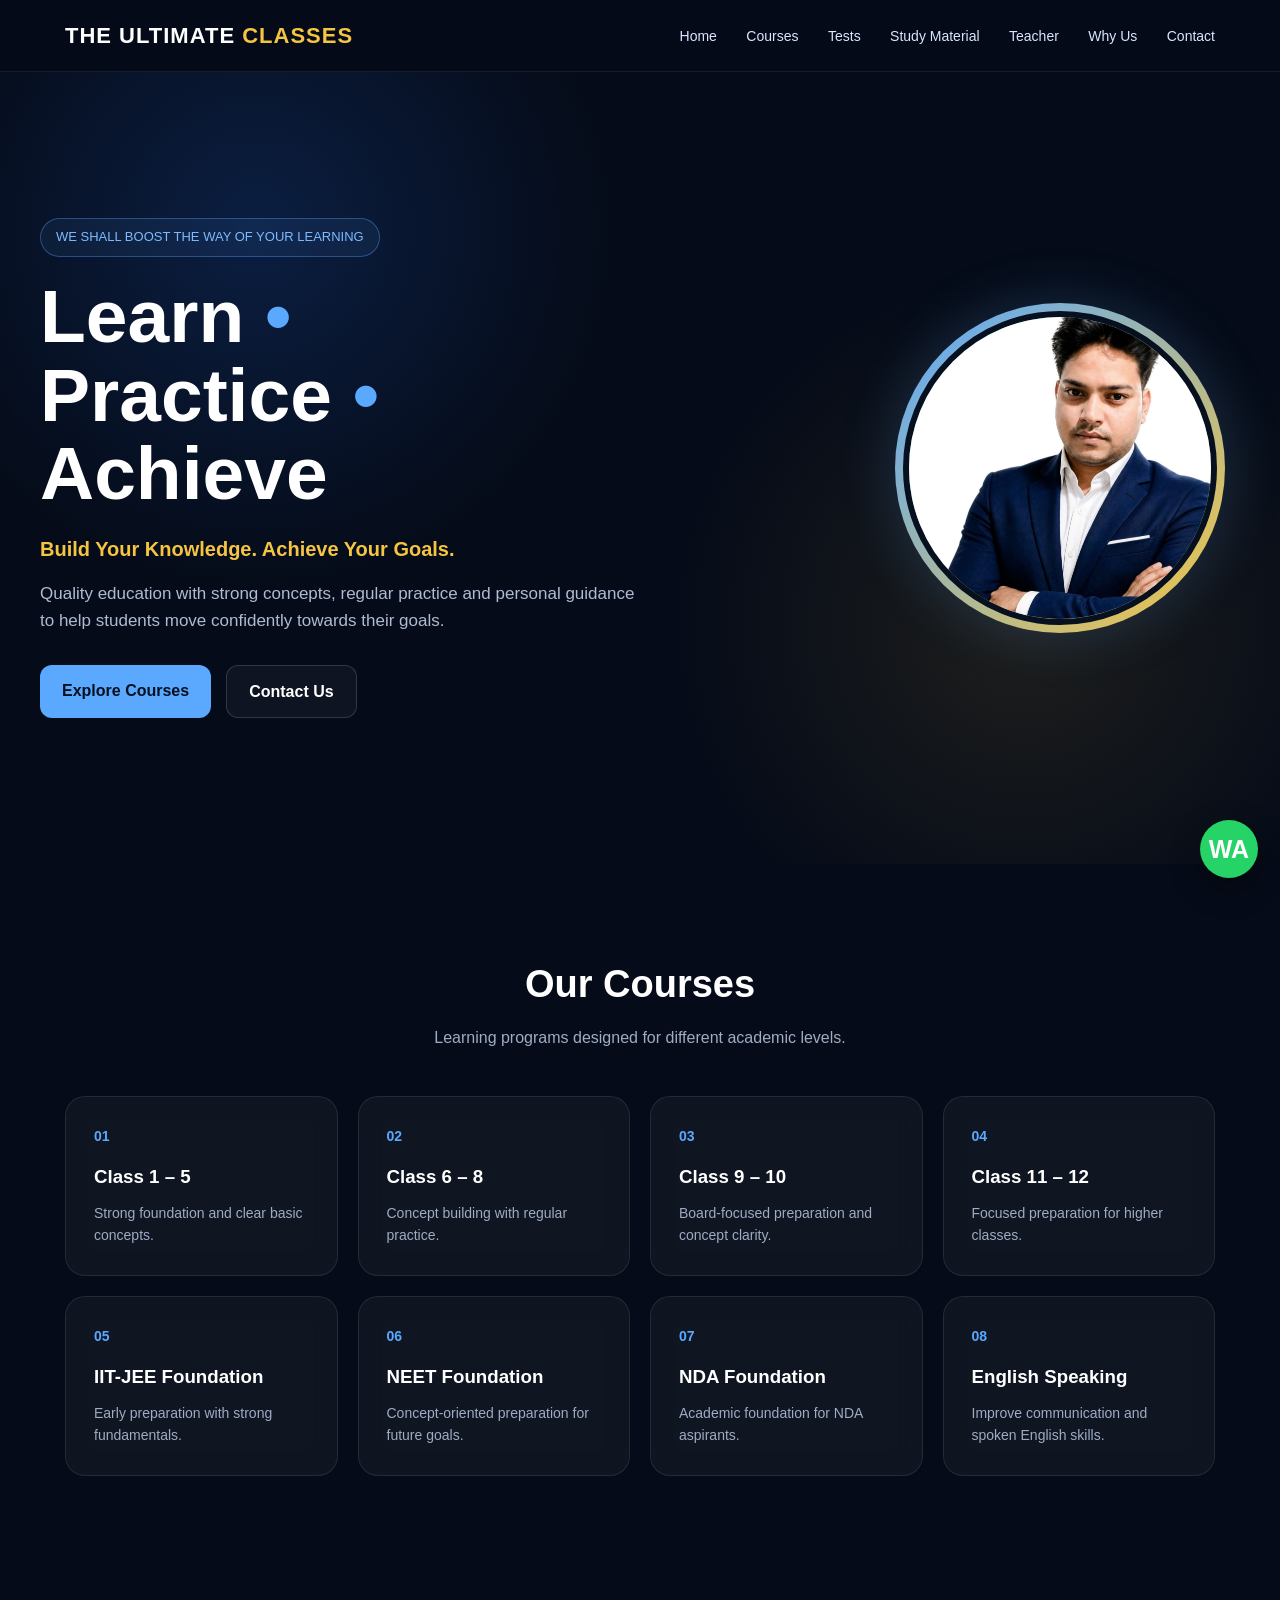
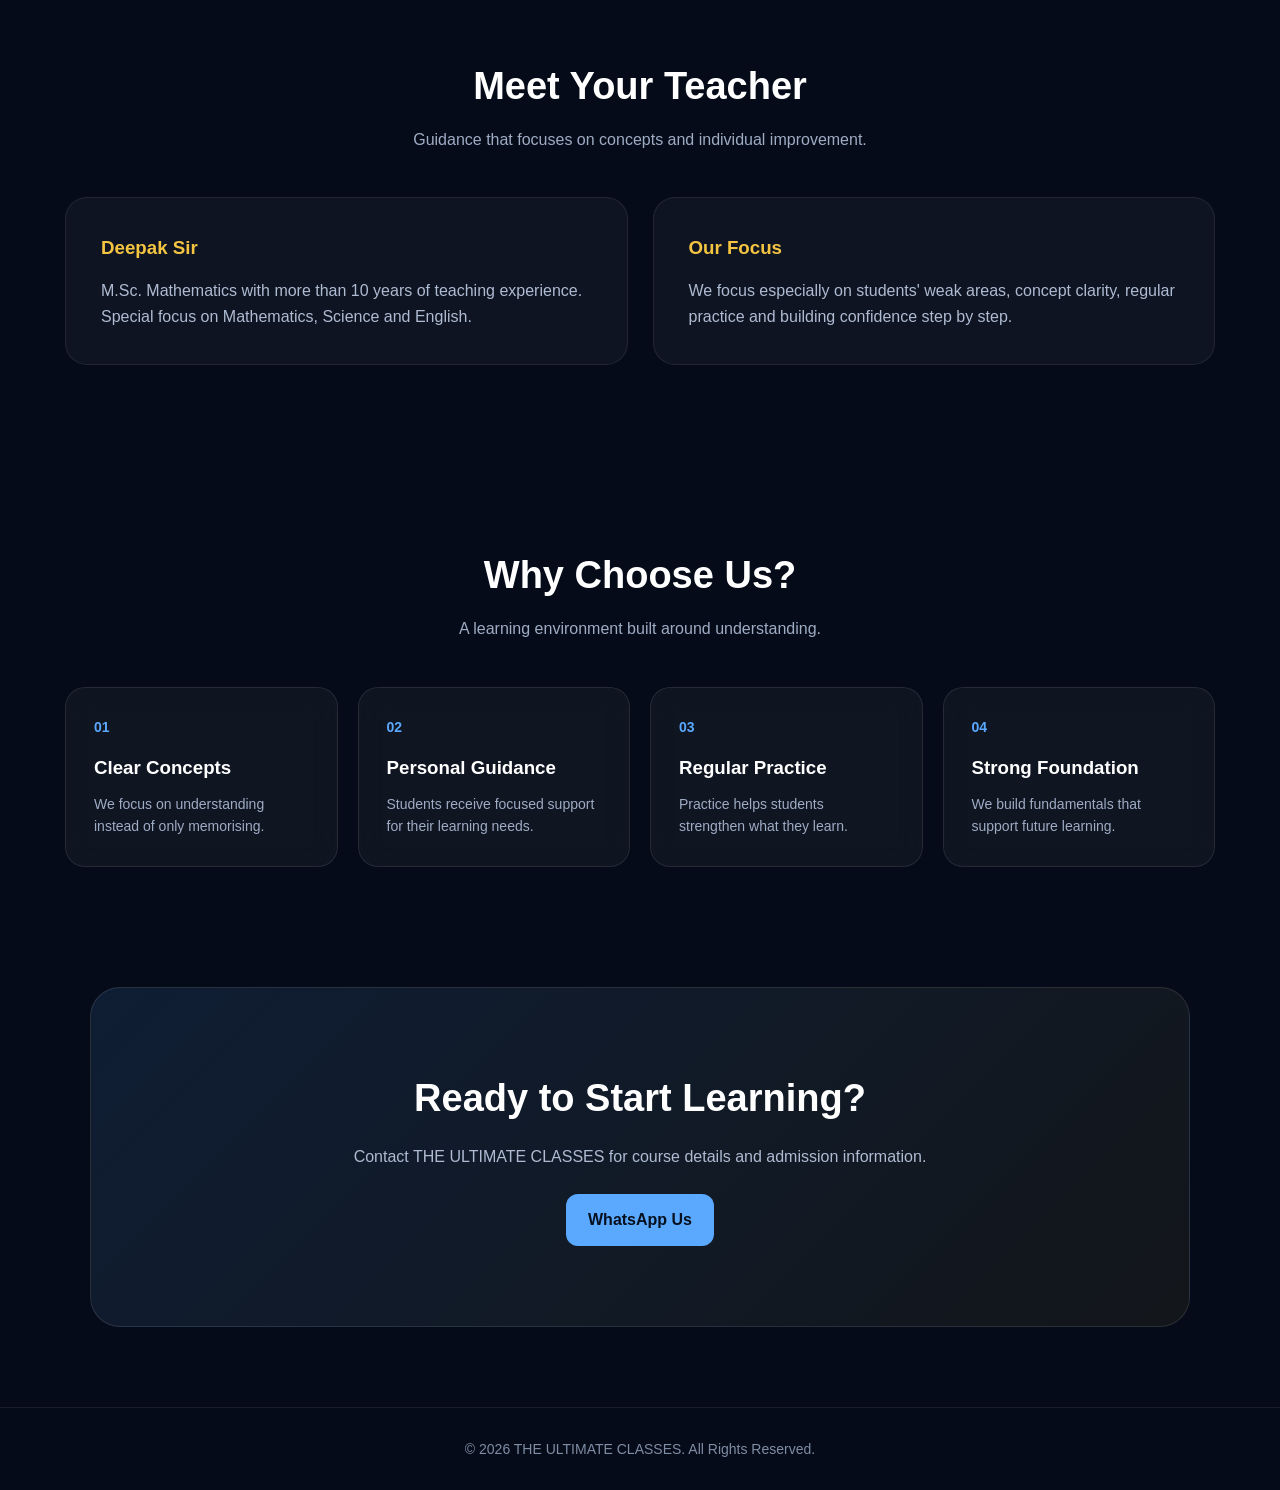
<file: index.html>
<!DOCTYPE html>
<html lang="en">

<head>
    <meta charset="UTF-8">
    <meta name="viewport" content="width=device-width, initial-scale=1.0">

    <title>THE ULTIMATE CLASSES | Learn • Practice • Achieve</title>

    <style>
        * {
            margin: 0;
            padding: 0;
            box-sizing: border-box;
            font-family: Arial, Helvetica, sans-serif;
        }

        html {
            scroll-behavior: smooth;
        }

        body {
            background: #050b18;
            color: white;
            line-height: 1.6;
        }

        /* HEADER */
        header {
            position: sticky;
            top: 0;
            z-index: 1000;
            background: rgba(5, 11, 24, 0.85);
            backdrop-filter: blur(18px);
            border-bottom: 1px solid rgba(255, 255, 255, 0.08);
        }

        .nav {
            max-width: 1200px;
            margin: auto;
            padding: 18px 25px;
            display: flex;
            align-items: center;
            justify-content: space-between;
        }

        .logo {
            font-size: 22px;
            font-weight: 800;
            letter-spacing: 1px;
        }

        .logo span {
            color: #f5c542;
        }

        nav a {
            color: #dbe5ff;
            text-decoration: none;
            margin-left: 25px;
            font-size: 14px;
            transition: 0.3s;
        }

        nav a:hover {
            color: #5aa9ff;
        }

        /* HERO */
        .hero {
            min-height: 88vh;
            display: flex;
            align-items: center;
            justify-content: center;
            padding: 70px 25px;
            background:
                radial-gradient(circle at 20% 20%, rgba(37, 117, 252, 0.18), transparent 30%),
                radial-gradient(circle at 80% 70%, rgba(245, 197, 66, 0.10), transparent 30%);
        }

        .hero-container {
            max-width: 1200px;
            width: 100%;
            display: flex;
            align-items: center;
            justify-content: space-between;
            gap: 60px;
        }

        .hero-text {
            flex: 1;
        }

        .tag {
            display: inline-block;
            padding: 8px 15px;
            border: 1px solid rgba(90, 169, 255, 0.35);
            border-radius: 30px;
            color: #7dbaff;
            background: rgba(90, 169, 255, 0.08);
            margin-bottom: 20px;
            font-size: 13px;
        }

        .hero h1 {
            font-size: clamp(42px, 6vw, 75px);
            line-height: 1.05;
            margin-bottom: 20px;
        }

        .hero h1 span {
            color: #5aa9ff;
        }

        .hero h2 {
            color: #f5c542;
            font-size: 20px;
            margin-bottom: 15px;
        }

        .hero p {
            max-width: 600px;
            color: #aebbd2;
            font-size: 17px;
            margin-bottom: 30px;
        }

        .buttons {
            display: flex;
            gap: 15px;
            flex-wrap: wrap;
        }

        .btn {
            display: inline-block;
            text-decoration: none;
            padding: 13px 22px;
            border-radius: 12px;
            font-weight: 700;
            transition: 0.3s;
        }

        .primary {
            background: #5aa9ff;
            color: #06101f;
        }

        .primary:hover {
            transform: translateY(-3px);
            box-shadow: 0 12px 30px rgba(90, 169, 255, 0.25);
        }

        .secondary {
            border: 1px solid rgba(255, 255, 255, 0.15);
            color: white;
            background: rgba(255, 255, 255, 0.04);
        }

        .secondary:hover {
            background: rgba(255, 255, 255, 0.08);
        }

        /* SIR PHOTO */
        .hero-photo {
            flex: 0 0 360px;
            display: flex;
            justify-content: center;
        }

        .photo-ring {
            width: 330px;
            height: 330px;
            padding: 8px;
            border-radius: 50%;
            background: linear-gradient(135deg, #5aa9ff, #f5c542);
            box-shadow: 0 0 60px rgba(90, 169, 255, 0.20);
        }

        .photo-ring img {
            width: 100%;
            height: 100%;
            object-fit: cover;
            object-position: center;
            border-radius: 50%;
            border: 6px solid #07101f;
            display: block;
        }

        /* SECTIONS */
        section {
            max-width: 1200px;
            margin: auto;
            padding: 90px 25px;
        }

        .section-title {
            text-align: center;
            margin-bottom: 45px;
        }

        .section-title h2 {
            font-size: 38px;
            margin-bottom: 10px;
        }

        .section-title p {
            color: #9eacc4;
        }

        /* GLASS CARDS */
        .cards {
            display: grid;
            grid-template-columns: repeat(4, 1fr);
            gap: 20px;
        }

        .card {
            padding: 28px;
            border-radius: 20px;
            background: rgba(255, 255, 255, 0.045);
            border: 1px solid rgba(255, 255, 255, 0.09);
            backdrop-filter: blur(15px);
            transition: 0.3s;
        }

        .card:hover {
            transform: translateY(-8px);
            border-color: rgba(90, 169, 255, 0.35);
            box-shadow: 0 20px 45px rgba(0, 0, 0, 0.25);
        }

        .card .number {
            color: #5aa9ff;
            font-size: 14px;
            font-weight: bold;
            margin-bottom: 15px;
        }

        .card h3 {
            margin-bottom: 10px;
        }

        .card p {
            color: #9eacc4;
            font-size: 14px;
        }

        /* ABOUT */
        .about-box {
            display: grid;
            grid-template-columns: 1fr 1fr;
            gap: 25px;
        }

        .about-card {
            padding: 35px;
            border-radius: 22px;
            background: rgba(255, 255, 255, 0.04);
            border: 1px solid rgba(255, 255, 255, 0.08);
        }

        .about-card h3 {
            color: #f5c542;
            margin-bottom: 15px;
        }

        .about-card p {
            color: #aebbd2;
        }

        /* CTA */
        .cta {
            text-align: center;
            padding: 80px 25px;
            margin: 30px auto 80px;
            max-width: 1100px;
            border-radius: 30px;
            background:
                linear-gradient(135deg, rgba(90, 169, 255, 0.12), rgba(245, 197, 66, 0.06));
            border: 1px solid rgba(255, 255, 255, 0.10);
        }

        .cta h2 {
            font-size: 38px;
            margin-bottom: 15px;
        }

        .cta p {
            color: #aebbd2;
            margin-bottom: 25px;
        }

        /* FOOTER */
        footer {
            text-align: center;
            padding: 30px 20px;
            border-top: 1px solid rgba(255, 255, 255, 0.08);
            color: #7f8da5;
            font-size: 14px;
        }

        /* WHATSAPP */
        .whatsapp {
            position: fixed;
            right: 22px;
            bottom: 22px;
            width: 58px;
            height: 58px;
            border-radius: 50%;
            display: flex;
            align-items: center;
            justify-content: center;
            text-decoration: none;
            background: #25D366;
            color: white;
            font-size: 25px;
            font-weight: bold;
            box-shadow: 0 10px 30px rgba(0, 0, 0, 0.35);
            z-index: 2000;
        }

        /* MOBILE */
        @media (max-width: 900px) {

            .nav {
                flex-direction: column;
                gap: 12px;
                padding: 14px 15px;
                align-items: stretch;
            }

            .logo {
                text-align: center;
                font-size: 18px;
            }

            nav {
                display: flex;
                gap: 8px;
                margin: 0;
                padding-bottom: 5px;
                overflow-x: auto;
                white-space: nowrap;
                justify-content: flex-start;
                scrollbar-width: none;
            }

            nav::-webkit-scrollbar {
                display: none;
            }

            nav a {
                margin-left: 0;
                padding: 8px 13px;
                border-radius: 20px;
                background: rgba(90, 169, 255, 0.08);
                border: 1px solid rgba(90, 169, 255, 0.20);
                font-size: 12px;
                flex-shrink: 0;
            }

            nav a:hover {
                background: rgba(90, 169, 255, 0.18);
            }

            .hero-container {
                flex-direction: column-reverse;
                text-align: center;
            }

            .hero-text {
                display: flex;
                flex-direction: column;
                align-items: center;
            }

            .hero-photo {
                flex-basis: auto;
            }

            .cards {
                grid-template-columns: repeat(2, 1fr);
            }

            .about-box {
                grid-template-columns: 1fr;
            }
        }

        @media (max-width: 600px) {

            .photo-ring {
                width: 250px;
                height: 250px;
            }

            .hero {
                padding-top: 45px;
            }

            .hero h1 {
                font-size: 43px;
            }

            .cards {
                grid-template-columns: 1fr;
            }

            .section-title h2,
            .cta h2 {
                font-size: 30px;
            }
        }

        @media (max-width: 600px) {

            .photo-ring {
                width: 250px;
                height: 250px;
            }

            .hero {
                padding-top: 45px;
            }

            .hero h1 {
                font-size: 43px;
            }

            .cards {
                grid-template-columns: 1fr;
            }

            .section-title h2,
            .cta h2 {
                font-size: 30px;
            }
        }
    </style>
</head>

<body>

    <!-- HEADER -->
    <header>
        <div class="nav">
            <div class="logo">
                THE ULTIMATE <span>CLASSES</span>
            </div>

            <nav>
                <a href="index.html">Home</a>
                <a href="courses.html">Courses</a>
                <a href="tests.html">Tests</a>
                <a href="Study-material.html">Study Material</a>
                <a href="Teacher.html">Teacher</a>
                <a href="Why-us.html">Why Us</a>
                <a href="contact.html">Contact</a>
            </nav>
        </div>
    </header>

    <!-- HERO -->
    <main id="home">

        <div class="hero">
            <div class="hero-container">

                <div class="hero-text">

                    <div class="tag">
                        WE SHALL BOOST THE WAY OF YOUR LEARNING
                    </div>

                    <h1>
                        Learn <span>•</span><br>
                        Practice <span>•</span><br>
                        Achieve
                    </h1>

                    <h2>Build Your Knowledge. Achieve Your Goals.</h2>

                    <p>
                        Quality education with strong concepts, regular practice
                        and personal guidance to help students move confidently
                        towards their goals.
                    </p>

                    <div class="buttons">
                        <a href="#courses" class="btn primary">
                            Explore Courses
                        </a>

                        <a href="#contact" class="btn secondary">
                            Contact Us
                        </a>
                    </div>

                </div>

                <!-- DEEPAK SIR PHOTO -->
                <div class="hero-photo">
                    <div class="photo-ring">
                        <img src="Deepak.jpeg" alt="Deepak Sir">
                    </div>
                </div>

            </div>
        </div>

    </main>

    <!-- COURSES -->
    <section id="courses">

        <div class="section-title">
            <h2>Our Courses</h2>
            <p>Learning programs designed for different academic levels.</p>
        </div>

        <div class="cards">

            <div class="card">
                <div class="number">01</div>
                <h3>Class 1 – 5</h3>
                <p>Strong foundation and clear basic concepts.</p>
            </div>

            <div class="card">
                <div class="number">02</div>
                <h3>Class 6 – 8</h3>
                <p>Concept building with regular practice.</p>
            </div>

            <div class="card">
                <div class="number">03</div>
                <h3>Class 9 – 10</h3>
                <p>Board-focused preparation and concept clarity.</p>
            </div>

            <div class="card">
                <div class="number">04</div>
                <h3>Class 11 – 12</h3>
                <p>Focused preparation for higher classes.</p>
            </div>

            <div class="card">
                <div class="number">05</div>
                <h3>IIT-JEE Foundation</h3>
                <p>Early preparation with strong fundamentals.</p>
            </div>

            <div class="card">
                <div class="number">06</div>
                <h3>NEET Foundation</h3>
                <p>Concept-oriented preparation for future goals.</p>
            </div>

            <div class="card">
                <div class="number">07</div>
                <h3>NDA Foundation</h3>
                <p>Academic foundation for NDA aspirants.</p>
            </div>

            <div class="card">
                <div class="number">08</div>
                <h3>English Speaking</h3>
                <p>Improve communication and spoken English skills.</p>
            </div>

        </div>

    </section>

    <!-- TEACHER -->
    <section id="teacher">

        <div class="section-title">
            <h2>Meet Your Teacher</h2>
            <p>Guidance that focuses on concepts and individual improvement.</p>
        </div>

        <div class="about-box">

            <div class="about-card">
                <h3>Deepak Sir</h3>
                <p>
                    M.Sc. Mathematics with more than 10 years of teaching
                    experience. Special focus on Mathematics, Science and
                    English.
                </p>
            </div>

            <div class="about-card">
                <h3>Our Focus</h3>
                <p>
                    We focus especially on students' weak areas, concept
                    clarity, regular practice and building confidence step
                    by step.
                </p>
            </div>

        </div>

    </section>

    <!-- WHY US -->
    <section id="why-us">

        <div class="section-title">
            <h2>Why Choose Us?</h2>
            <p>A learning environment built around understanding.</p>
        </div>

        <div class="cards">

            <div class="card">
                <div class="number">01</div>
                <h3>Clear Concepts</h3>
                <p>We focus on understanding instead of only memorising.</p>
            </div>

            <div class="card">
                <div class="number">02</div>
                <h3>Personal Guidance</h3>
                <p>Students receive focused support for their learning needs.</p>
            </div>

            <div class="card">
                <div class="number">03</div>
                <h3>Regular Practice</h3>
                <p>Practice helps students strengthen what they learn.</p>
            </div>

            <div class="card">
                <div class="number">04</div>
                <h3>Strong Foundation</h3>
                <p>We build fundamentals that support future learning.</p>
            </div>

        </div>

    </section>

    <!-- CTA -->
    <div class="cta" id="contact">

        <h2>Ready to Start Learning?</h2>

        <p>
            Contact THE ULTIMATE CLASSES for course details and admission
            information.
        </p>

        <a href="https://wa.me/918909635485" class="btn primary" target="_blank">
            WhatsApp Us
        </a>

    </div>

    <!-- FOOTER -->
    <footer>
        © 2026 THE ULTIMATE CLASSES. All Rights Reserved.
    </footer>

    <!-- FLOATING WHATSAPP -->
    <a href="https://wa.me/918909635485" class="whatsapp" target="_blank" aria-label="WhatsApp">
        WA
    </a>

</body>

</html>
</file>
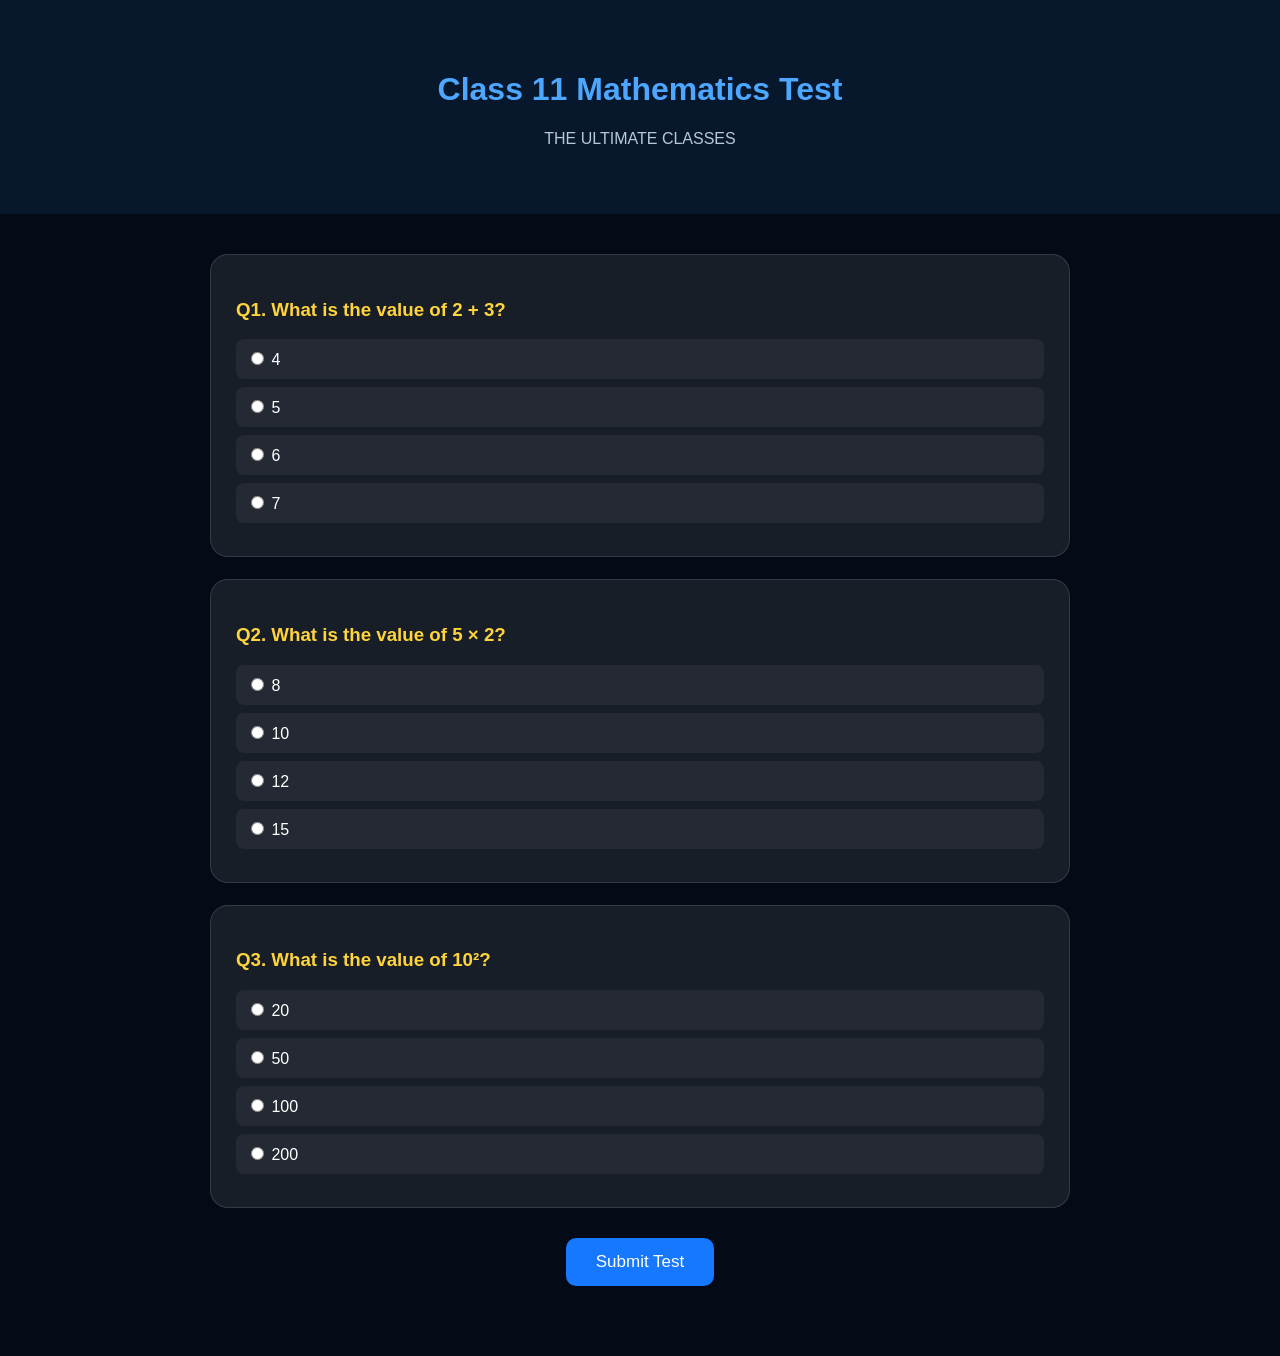
<file: class 11-maths-test.html>
<!DOCTYPE html>
<html lang="en">

<head>
    <meta charset="UTF-8">
    <meta name="viewport" content="width=device-width, initial-scale=1.0">

    <title>Class 11 Mathematics Test | The Ultimate Classes</title>

    <style>
        * {
            box-sizing: border-box;
        }

        body {
            margin: 0;
            font-family: Arial, sans-serif;
            background: #050b16;
            color: white;
        }

        header {
            text-align: center;
            padding: 50px 20px;
            background: #07182c;
        }

        header h1 {
            color: #4da6ff;
        }

        header p {
            color: #b9c7d8;
        }

        .container {
            max-width: 900px;
            margin: auto;
            padding: 40px 20px;
        }

        .question {
            background: rgba(255, 255, 255, 0.08);
            border: 1px solid rgba(255, 255, 255, 0.12);
            border-radius: 18px;
            padding: 25px;
            margin-bottom: 22px;
        }

        .question h3 {
            color: #ffd43b;
        }

        label {
            display: block;
            padding: 10px;
            margin: 8px 0;
            background: rgba(255, 255, 255, 0.05);
            border-radius: 8px;
            cursor: pointer;
        }

        label:hover {
            background: rgba(77, 166, 255, 0.15);
        }

        .submit-btn {
            display: block;
            margin: 30px auto;
            padding: 14px 30px;
            background: #1677ff;
            color: white;
            border: none;
            border-radius: 10px;
            font-size: 17px;
            cursor: pointer;
        }

        .submit-btn:hover {
            background: #005bea;
        }

        #result {
            text-align: center;
            font-size: 22px;
            color: #ffd43b;
            margin-top: 25px;
        }
    </style>
</head>

<body>

    <header>

        <h1>Class 11 Mathematics Test</h1>

        <p>
            THE ULTIMATE CLASSES
        </p>

    </header>


    <div class="container">

        <form id="mathTest">


            <!-- Question 1 -->

            <div class="question">

                <h3>Q1. What is the value of 2 + 3?</h3>

                <label>
                    <input type="radio" name="q1" value="4">
                    4
                </label>

                <label>
                    <input type="radio" name="q1" value="5">
                    5
                </label>

                <label>
                    <input type="radio" name="q1" value="6">
                    6
                </label>

                <label>
                    <input type="radio" name="q1" value="7">
                    7
                </label>

            </div>


            <!-- Question 2 -->

            <div class="question">

                <h3>Q2. What is the value of 5 × 2?</h3>

                <label>
                    <input type="radio" name="q2" value="8">
                    8
                </label>

                <label>
                    <input type="radio" name="q2" value="10">
                    10
                </label>

                <label>
                    <input type="radio" name="q2" value="12">
                    12
                </label>

                <label>
                    <input type="radio" name="q2" value="15">
                    15
                </label>

            </div>


            <!-- Question 3 -->

            <div class="question">

                <h3>Q3. What is the value of 10²?</h3>

                <label>
                    <input type="radio" name="q3" value="20">
                    20
                </label>

                <label>
                    <input type="radio" name="q3" value="50">
                    50
                </label>

                <label>
                    <input type="radio" name="q3" value="100">
                    100
                </label>

                <label>
                    <input type="radio" name="q3" value="200">
                    200
                </label>

            </div>


            <button type="button" class="submit-btn" onclick="checkTest()">
                Submit Test
            </button>


            <div id="result"></div>

        </form>

    </div>


    <script>

        function checkTest() {

            let score = 0;

            if (document.querySelector('input[name="q1"]:checked')?.value === "5") {
                score++;
            }

            if (document.querySelector('input[name="q2"]:checked')?.value === "10") {
                score++;
            }

            if (document.querySelector('input[name="q3"]:checked')?.value === "100") {
                score++;
            }

            document.getElementById("result").innerHTML =
                "Your Score: " + score + " / 3";

        }

    </script>

</body>

</html>
</file>
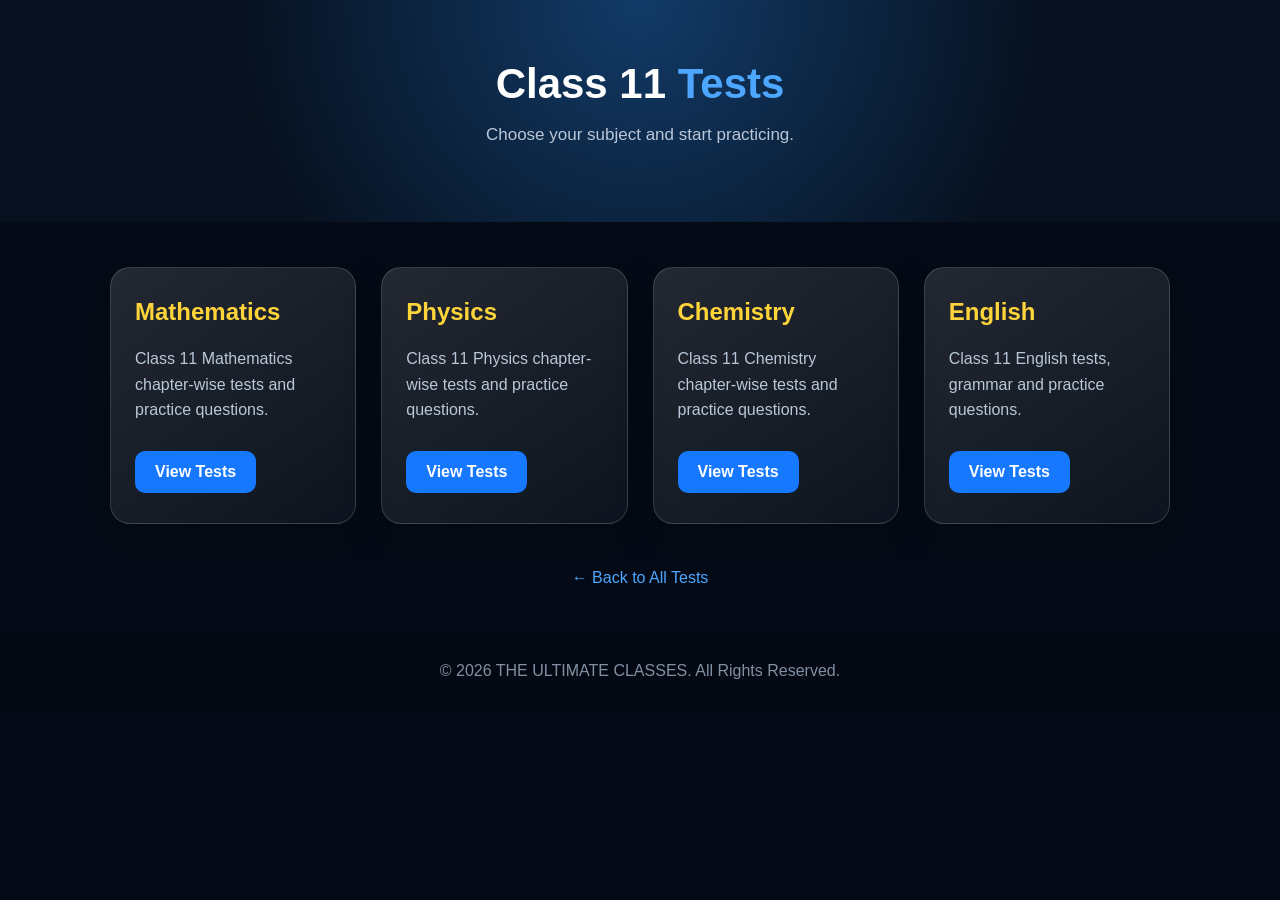
<file: class 11-tests.html>
<!DOCTYPE html>
<html lang="en">

<head>
    <meta charset="UTF-8">
    <meta name="viewport" content="width=device-width, initial-scale=1.0">

    <title>Class 11 Tests | The Ultimate Classes</title>

    <style>
        * {
            box-sizing: border-box;
        }

        body {
            margin: 0;
            font-family: Arial, sans-serif;
            background: #050b16;
            color: white;
        }

        header {
            text-align: center;
            padding: 60px 20px;
            background:
                radial-gradient(circle at top, #123b68, transparent 60%),
                #07111f;
        }

        header h1 {
            font-size: 42px;
            margin: 0 0 12px;
        }

        header h1 span {
            color: #4da6ff;
        }

        header p {
            color: #b9c7d8;
            font-size: 17px;
        }

        .container {
            max-width: 1100px;
            margin: auto;
            padding: 45px 20px;
        }

        .cards {
            display: grid;
            grid-template-columns: repeat(auto-fit, minmax(230px, 1fr));
            gap: 25px;
        }

        .card {
            padding: 30px 24px;
            border-radius: 20px;

            background: linear-gradient(145deg,
                    rgba(255, 255, 255, 0.12),
                    rgba(255, 255, 255, 0.04));

            border: 1px solid rgba(255, 255, 255, 0.15);

            box-shadow: 0 15px 35px rgba(0, 0, 0, 0.25);

            transition: 0.3s;
        }

        .card:hover {
            transform: translateY(-8px);
            border-color: #4da6ff;
        }

        .card h2 {
            color: #ffd43b;
            margin-top: 0;
        }

        .card p {
            color: #b9c7d8;
            line-height: 1.6;
        }

        .btn {
            display: inline-block;
            margin-top: 12px;
            padding: 12px 20px;

            background: #1677ff;
            color: white;

            text-decoration: none;
            border-radius: 10px;
            font-weight: bold;
        }

        .btn:hover {
            background: #005bea;
        }

        .back {
            text-align: center;
            margin-top: 45px;
        }

        .back a {
            color: #4da6ff;
            text-decoration: none;
        }

        footer {
            text-align: center;
            padding: 30px;
            background: #030812;
            color: #8290a3;
        }
    </style>
</head>

<body>

    <header>

        <h1>Class 11 <span>Tests</span></h1>

        <p>
            Choose your subject and start practicing.
        </p>

    </header>


    <div class="container">

        <div class="cards">

            <!-- MATHEMATICS -->

            <div class="card">

                <h2>Mathematics</h2>

                <p>
                    Class 11 Mathematics chapter-wise
                    tests and practice questions.
                </p>

                <a href="./class 11-maths-test.html" class="btn">
                    View Tests
                </a>

            </div>


            <!-- PHYSICS -->

            <div class="card">

                <h2>Physics</h2>

                <p>
                    Class 11 Physics chapter-wise
                    tests and practice questions.
                </p>

                <a href="#" class="btn">
                    View Tests
                </a>

            </div>


            <!-- CHEMISTRY -->

            <div class="card">

                <h2>Chemistry</h2>

                <p>
                    Class 11 Chemistry chapter-wise
                    tests and practice questions.
                </p>

                <a href="#" class="btn">
                    View Tests
                </a>

            </div>


            <!-- ENGLISH -->

            <div class="card">

                <h2>English</h2>

                <p>
                    Class 11 English tests,
                    grammar and practice questions.
                </p>

                <a href="#" class="btn">
                    View Tests
                </a>

            </div>

        </div>


        <div class="back">

            <a href="tests.html">
                ← Back to All Tests
            </a>

        </div>

    </div>


    <footer>

        © 2026 THE ULTIMATE CLASSES. All Rights Reserved.

    </footer>

</body>

</html>
</file>
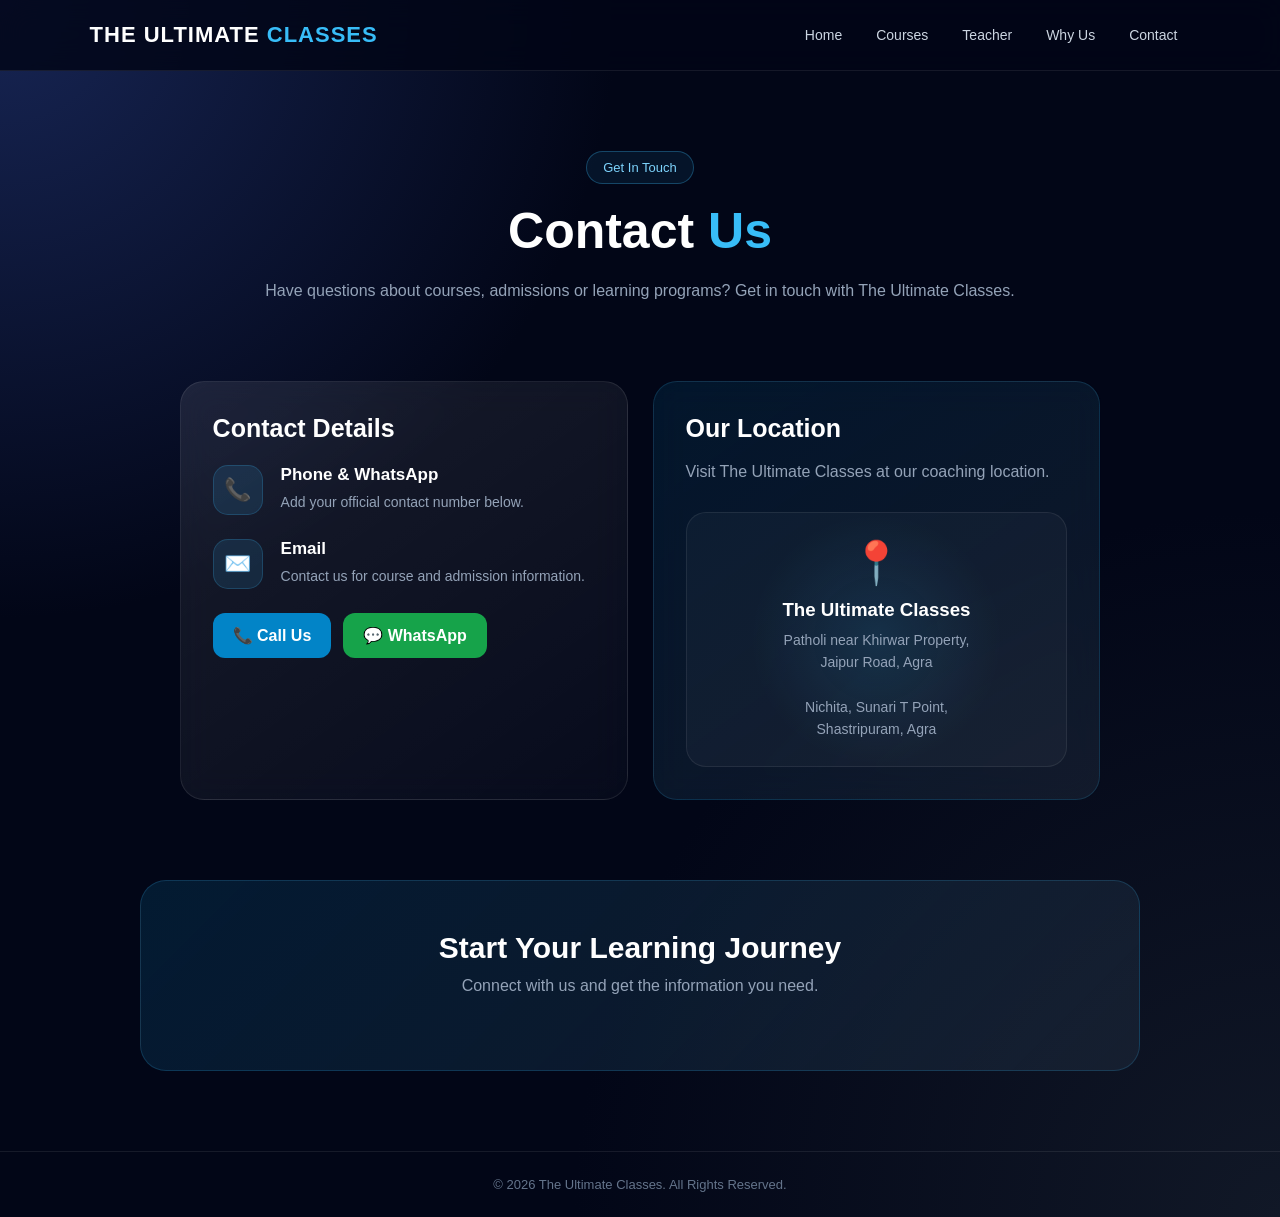
<file: contact.html>
<!DOCTYPE html>
<html lang="en">

<head>

    <meta charset="UTF-8">
    <meta name="viewport" content="width=device-width, initial-scale=1.0">

    <title>Contact | The Ultimate Classes</title>

    <style>
        * {
            margin: 0;
            padding: 0;
            box-sizing: border-box;
        }

        html {
            scroll-behavior: smooth;
        }

        body {
            font-family: Arial, Helvetica, sans-serif;

            background:
                radial-gradient(circle at top left, #172554, transparent 35%),
                radial-gradient(circle at bottom right, #111827, transparent 40%),
                #020617;

            color: white;
            min-height: 100vh;
        }


        /* NAVBAR */

        header {
            width: 100%;
            padding: 18px 7%;

            background: rgba(2, 6, 23, 0.82);

            backdrop-filter: blur(15px);

            border-bottom: 1px solid rgba(255, 255, 255, 0.08);

            position: sticky;
            top: 0;

            z-index: 1000;
        }

        .nav {
            max-width: 1200px;
            margin: auto;

            display: flex;
            align-items: center;
            justify-content: space-between;

            gap: 25px;
        }

        .logo {
            font-size: 22px;
            font-weight: bold;
            letter-spacing: 1px;
            white-space: nowrap;
        }

        .logo span {
            color: #38bdf8;
        }

        nav {
            display: flex;
            flex-wrap: wrap;
            justify-content: center;
            gap: 8px;
        }

        nav a {
            color: #cbd5e1;

            text-decoration: none;

            padding: 9px 13px;

            border-radius: 10px;

            font-size: 14px;

            transition: 0.3s;
        }

        nav a:hover {
            color: white;
            background: rgba(56, 189, 248, 0.12);
        }


        /* HERO */

        .hero {
            text-align: center;

            max-width: 850px;

            margin: auto;

            padding: 80px 20px 55px;
        }

        .badge {
            display: inline-block;

            padding: 8px 16px;

            border-radius: 30px;

            border: 1px solid rgba(56, 189, 248, 0.3);

            background: rgba(56, 189, 248, 0.08);

            color: #7dd3fc;

            font-size: 13px;

            margin-bottom: 20px;
        }

        .hero h1 {
            font-size: 50px;

            line-height: 1.1;

            margin-bottom: 18px;
        }

        .hero h1 span {
            color: #38bdf8;
        }

        .hero p {
            color: #94a3b8;

            line-height: 1.8;

            font-size: 16px;
        }


        /* CONTACT SECTION */

        .contact-section {
            max-width: 1100px;

            margin: auto;

            padding: 20px 7% 80px;
        }

        .contact-grid {
            display: grid;

            grid-template-columns: 1fr 1fr;

            gap: 25px;
        }


        /* CONTACT CARD */

        .contact-card {
            padding: 32px;

            border-radius: 24px;

            background:
                linear-gradient(145deg,
                    rgba(255, 255, 255, 0.09),
                    rgba(255, 255, 255, 0.025));

            border: 1px solid rgba(255, 255, 255, 0.09);

            backdrop-filter: blur(16px);

            transition: 0.35s;
        }

        .contact-card:hover {
            transform: translateY(-6px);

            border-color: rgba(56, 189, 248, 0.4);

            box-shadow: 0 20px 50px rgba(0, 0, 0, 0.35);
        }

        .contact-card h2 {
            font-size: 25px;

            margin-bottom: 22px;
        }

        .contact-item {
            display: flex;

            gap: 18px;

            align-items: flex-start;

            margin-bottom: 24px;
        }

        .contact-icon {
            min-width: 50px;

            height: 50px;

            display: flex;

            align-items: center;

            justify-content: center;

            border-radius: 15px;

            background: rgba(56, 189, 248, 0.12);

            border: 1px solid rgba(56, 189, 248, 0.2);

            font-size: 22px;
        }

        .contact-item h3 {
            font-size: 17px;

            margin-bottom: 6px;
        }

        .contact-item p {
            color: #94a3b8;

            line-height: 1.6;

            font-size: 14px;
        }


        /* BUTTONS */

        .contact-buttons {
            display: flex;

            gap: 12px;

            flex-wrap: wrap;

            margin-top: 10px;
        }

        .btn {
            display: inline-block;

            padding: 13px 20px;

            border-radius: 12px;

            text-decoration: none;

            color: white;

            font-weight: bold;

            transition: 0.3s;
        }

        .call-btn {
            background: #0284c7;
        }

        .call-btn:hover {
            background: #0369a1;

            transform: translateY(-2px);
        }

        .whatsapp-btn {
            background: #16a34a;
        }

        .whatsapp-btn:hover {
            background: #15803d;

            transform: translateY(-2px);
        }


        /* LOCATION CARD */

        .location-card {
            padding: 32px;

            border-radius: 24px;

            background:
                linear-gradient(145deg,
                    rgba(14, 165, 233, 0.10),
                    rgba(30, 41, 59, 0.5));

            border: 1px solid rgba(56, 189, 248, 0.16);

            backdrop-filter: blur(16px);
        }

        .location-card h2 {
            font-size: 25px;

            margin-bottom: 15px;
        }

        .location-card p {
            color: #94a3b8;

            line-height: 1.8;

            margin-bottom: 25px;
        }

        .map-box {
            min-height: 220px;

            border-radius: 20px;

            border: 1px solid rgba(255, 255, 255, 0.08);

            background:
                radial-gradient(circle at center,
                    rgba(56, 189, 248, 0.12),
                    transparent 55%),
                rgba(255, 255, 255, 0.03);

            display: flex;

            flex-direction: column;

            align-items: center;

            justify-content: center;

            text-align: center;

            padding: 25px;
        }

        .map-box .map-icon {
            font-size: 42px;

            margin-bottom: 12px;
        }

        .map-box h3 {
            margin-bottom: 8px;
        }

        .map-box span {
            color: #94a3b8;

            font-size: 14px;

            line-height: 1.6;
        }


        /* CTA */

        .cta {
            max-width: 1000px;

            margin: 0 auto 80px;

            padding: 50px 30px;

            text-align: center;

            border-radius: 26px;

            background:
                linear-gradient(135deg,
                    rgba(14, 165, 233, 0.13),
                    rgba(30, 41, 59, 0.55));

            border: 1px solid rgba(56, 189, 248, 0.18);
        }

        .cta h2 {
            font-size: 30px;

            margin-bottom: 12px;
        }

        .cta p {
            color: #94a3b8;

            margin-bottom: 25px;
        }


        /* FOOTER */

        footer {
            text-align: center;

            padding: 25px;

            border-top: 1px solid rgba(255, 255, 255, 0.08);

            color: #64748b;

            font-size: 13px;
        }


        /* TABLET */

        @media(max-width:900px) {

            .nav {
                flex-direction: column;
            }

            .contact-grid {
                grid-template-columns: 1fr;
            }

        }


        /* MOBILE */

        @media(max-width:600px) {

            header {
                padding: 15px 4%;
            }

            nav a {
                font-size: 12px;

                padding: 7px 8px;
            }

            .hero {
                padding-top: 55px;
            }

            .hero h1 {
                font-size: 35px;
            }

            .contact-section {
                padding-left: 5%;
                padding-right: 5%;
            }

            .contact-card,
            .location-card {
                padding: 25px 20px;
            }

            .contact-buttons {
                flex-direction: column;
            }

            .btn {
                text-align: center;
            }

            .cta {
                margin-left: 5%;
                margin-right: 5%;
            }

        }
    </style>

</head>


<body>


    <!-- NAVBAR -->

    <header>

        <div class="nav">

            <div class="logo">
                THE ULTIMATE <span>CLASSES</span>
            </div>

            <nav>

                <a href="index.html">Home</a>

                <a href="courses.html">Courses</a>

                <a href="teacher.html">Teacher</a>

                <a href="why-us.html">Why Us</a>

                <a href="contact.html">Contact</a>

            </nav>

        </div>

    </header>



    <!-- HERO -->

    <section class="hero">

        <div class="badge">
            Get In Touch
        </div>

        <h1>
            Contact <span>Us</span>
        </h1>

        <p>
            Have questions about courses, admissions or learning programs?
            Get in touch with The Ultimate Classes.
        </p>

    </section>



    <!-- CONTACT -->

    <section class="contact-section">

        <div class="contact-grid">


            <!-- CONTACT DETAILS -->

            <div class="contact-card">

                <h2>
                    Contact Details
                </h2>


                <!-- PHONE -->

                <div class="contact-item">

                    <div class="contact-icon">
                        📞
                    </div>

                    <div>

                        <h3>
                            Phone & WhatsApp
                        </h3>

                        <p>
                            Add your official contact number below.
                        </p>

                    </div>

                </div>


                <!-- EMAIL -->

                <div class="contact-item">

                    <div class="contact-icon">
                        ✉️
                    </div>

                    <div>

                        <h3>
                            Email
                        </h3>

                        <p>
                            Contact us for course and admission information.
                        </p>

                    </div>

                </div>


                <!-- BUTTONS -->

                <div class="contact-buttons">

                    <!-- Replace YOURNUMBER with actual number -->

                    <a href="tel:8909635485" class="btn call-btn">
                        📞 Call Us
                    </a>


                    <!-- Replace YOURNUMBER with actual WhatsApp number -->

                    <a href="https://wa.me/8909635485" class="btn whatsapp-btn">
                        💬 WhatsApp
                    </a>

                </div>

            </div>



            <!-- LOCATION -->

            <div class="location-card">

                <h2>
                    Our Location
                </h2>

                <p>
                    Visit The Ultimate Classes at our coaching location.
                </p>


                <div class="map-box">

                    <div class="map-icon">
                        📍
                    </div>

                    <h3>
                        The Ultimate Classes
                    </h3>

                    <span>
                        Patholi near Khirwar Property,<br>
                        Jaipur Road, Agra<br><br>

                        Nichita, Sunari T Point,<br>
                        Shastripuram, Agra
                    </span>

                </div>

            </div>


        </div>

    </section>



    <!-- CTA -->

    <section class="cta">

        <h2>
            Start Your Learning Journey
        </h2>

        <p>
            Connect with us and get the information you need.
        </p>

    </section>



    <!-- FOOTER -->

    <footer>

        © 2026 The Ultimate Classes. All Rights Reserved.

    </footer>


</body>

</html>
</file>
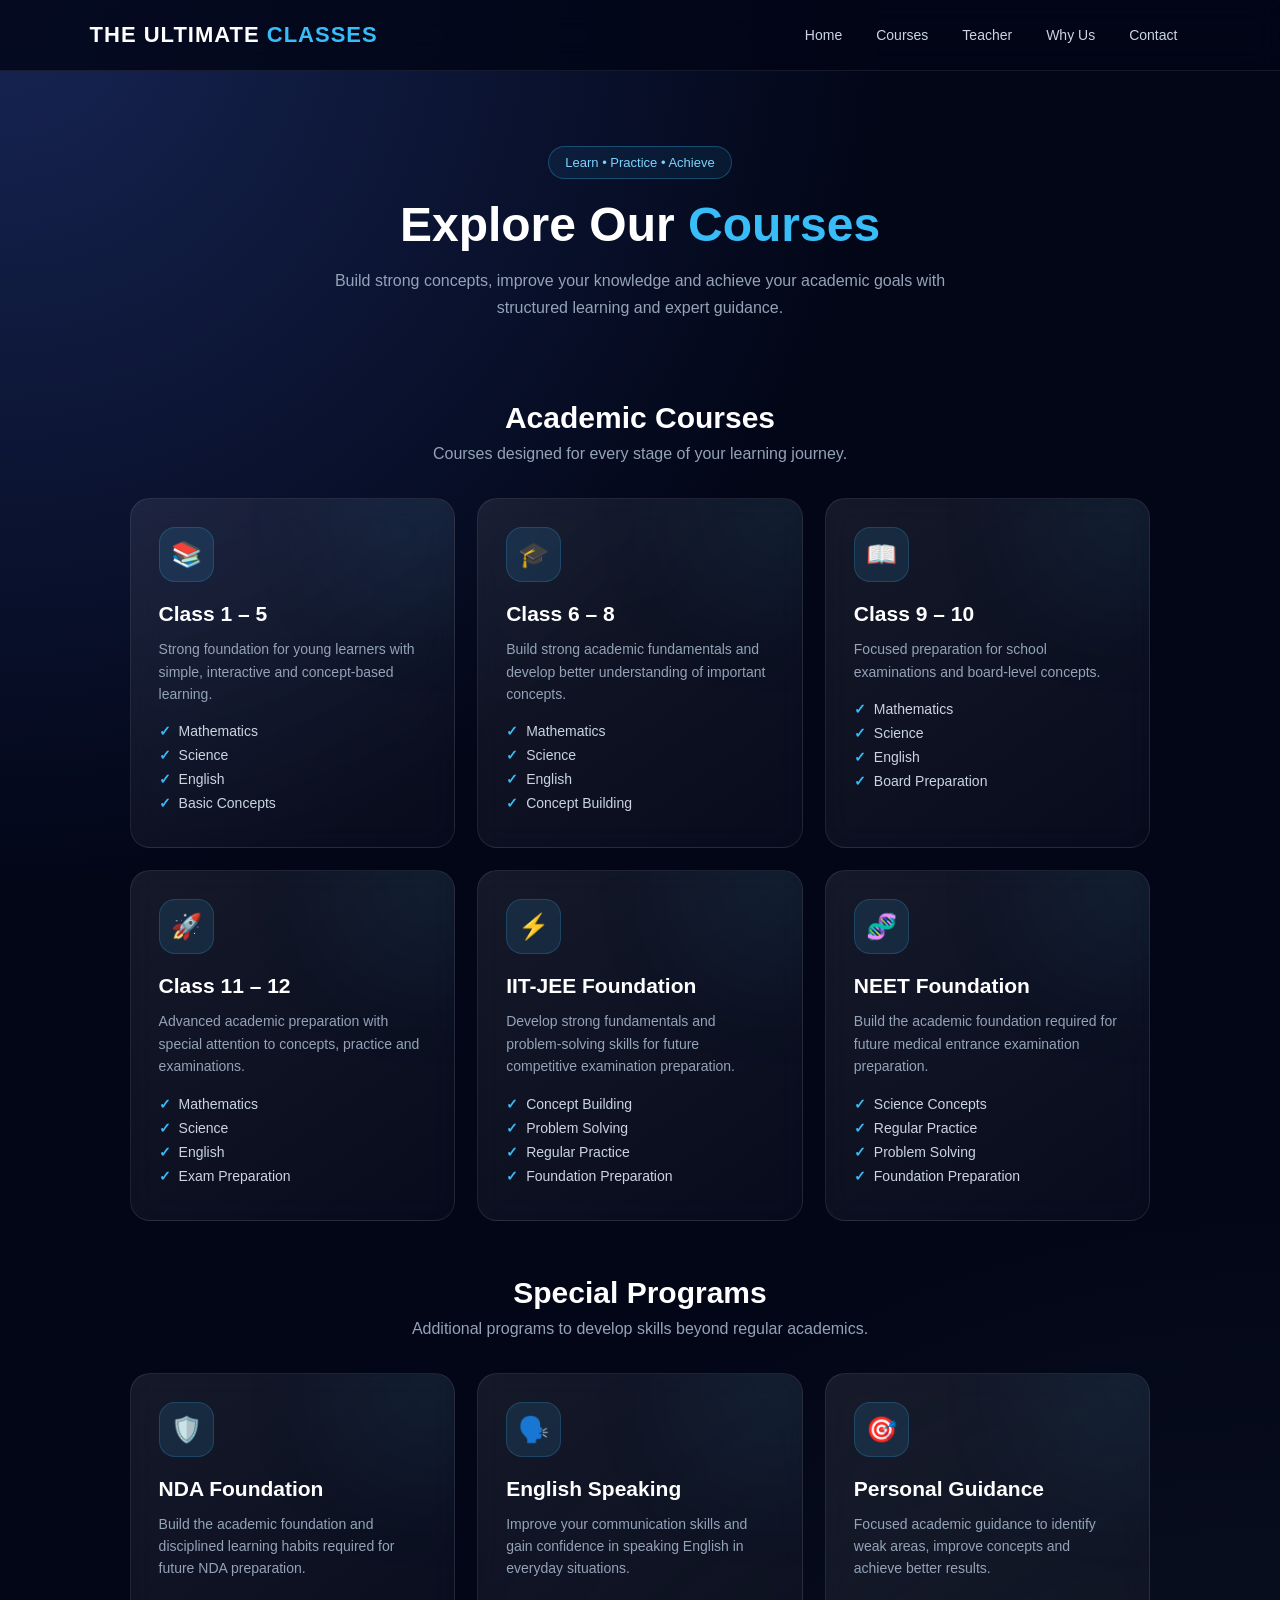
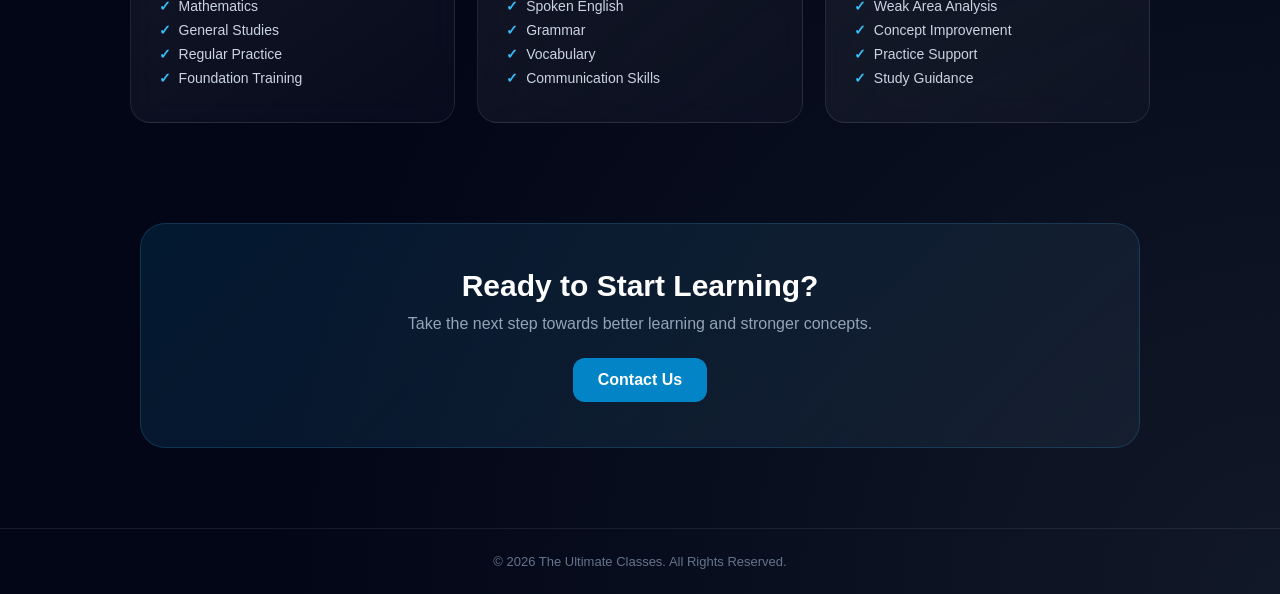
<file: courses.html>
<!DOCTYPE html>
<html lang="en">

<head>
    <meta charset="UTF-8">
    <meta name="viewport" content="width=device-width, initial-scale=1.0">

    <title>Courses | The Ultimate Classes</title>

    <style>
        * {
            margin: 0;
            padding: 0;
            box-sizing: border-box;
        }

        html {
            scroll-behavior: smooth;
        }

        body {
            font-family: Arial, Helvetica, sans-serif;
            background:
                radial-gradient(circle at top left, #172554, transparent 35%),
                radial-gradient(circle at bottom right, #111827, transparent 40%),
                #020617;
            color: white;
            min-height: 100vh;
        }

        /* NAVBAR */

        header {
            width: 100%;
            padding: 18px 7%;
            background: rgba(2, 6, 23, 0.82);
            backdrop-filter: blur(15px);
            border-bottom: 1px solid rgba(255, 255, 255, 0.08);
            position: sticky;
            top: 0;
            z-index: 1000;
        }

        .nav {
            max-width: 1200px;
            margin: auto;
            display: flex;
            align-items: center;
            justify-content: space-between;
            gap: 25px;
        }

        .logo {
            font-size: 22px;
            font-weight: bold;
            letter-spacing: 1px;
            white-space: nowrap;
        }

        .logo span {
            color: #38bdf8;
        }

        nav {
            display: flex;
            flex-wrap: wrap;
            justify-content: center;
            gap: 8px;
        }

        nav a {
            color: #cbd5e1;
            text-decoration: none;
            padding: 9px 13px;
            border-radius: 10px;
            font-size: 14px;
            transition: 0.3s;
        }

        nav a:hover {
            color: white;
            background: rgba(56, 189, 248, 0.12);
        }

        /* HERO */

        .hero {
            text-align: center;
            padding: 75px 20px 45px;
        }

        .badge {
            display: inline-block;
            padding: 8px 16px;
            border: 1px solid rgba(56, 189, 248, 0.3);
            background: rgba(56, 189, 248, 0.08);
            color: #7dd3fc;
            border-radius: 30px;
            font-size: 13px;
            margin-bottom: 20px;
        }

        .hero h1 {
            font-size: 48px;
            margin-bottom: 15px;
            line-height: 1.1;
        }

        .hero h1 span {
            color: #38bdf8;
        }

        .hero p {
            max-width: 650px;
            margin: auto;
            color: #94a3b8;
            line-height: 1.7;
            font-size: 16px;
        }

        /* COURSES */

        .courses-section {
            max-width: 1200px;
            margin: auto;
            padding: 35px 7% 80px;
        }

        .section-title {
            text-align: center;
            margin-bottom: 35px;
        }

        .section-title h2 {
            font-size: 30px;
            margin-bottom: 10px;
        }

        .section-title p {
            color: #94a3b8;
        }

        /* GRID */

        .course-grid {
            display: grid;
            grid-template-columns: repeat(3, 1fr);
            gap: 22px;
        }

        .course-card {
            position: relative;
            padding: 28px;
            min-height: 245px;
            border: 1px solid rgba(255, 255, 255, 0.09);
            background: linear-gradient(145deg,
                    rgba(255, 255, 255, 0.08),
                    rgba(255, 255, 255, 0.025));
            backdrop-filter: blur(15px);
            border-radius: 20px;
            overflow: hidden;
            transition: 0.35s;
        }

        .course-card::before {
            content: "";
            position: absolute;
            width: 130px;
            height: 130px;
            background: #38bdf8;
            filter: blur(70px);
            opacity: 0.12;
            top: -50px;
            right: -40px;
        }

        .course-card:hover {
            transform: translateY(-8px);
            border-color: rgba(56, 189, 248, 0.45);
            box-shadow: 0 18px 45px rgba(0, 0, 0, 0.35);
        }

        .icon {
            width: 55px;
            height: 55px;
            display: flex;
            align-items: center;
            justify-content: center;
            border-radius: 16px;
            background: rgba(56, 189, 248, 0.12);
            border: 1px solid rgba(56, 189, 248, 0.2);
            font-size: 25px;
            margin-bottom: 20px;
        }

        .course-card h3 {
            font-size: 21px;
            margin-bottom: 12px;
        }

        .course-card p {
            color: #94a3b8;
            line-height: 1.6;
            font-size: 14px;
            margin-bottom: 18px;
        }

        .course-card ul {
            list-style: none;
        }

        .course-card li {
            color: #cbd5e1;
            font-size: 14px;
            margin: 8px 0;
        }

        .course-card li::before {
            content: "✓";
            color: #38bdf8;
            font-weight: bold;
            margin-right: 8px;
        }

        /* SPECIAL SECTION */

        .special {
            margin-top: 55px;
        }

        .special .course-card {
            min-height: 230px;
        }

        /* CTA */

        .cta {
            max-width: 1000px;
            margin: 20px auto 80px;
            padding: 45px 30px;
            text-align: center;
            border-radius: 25px;
            background: linear-gradient(135deg,
                    rgba(14, 165, 233, 0.12),
                    rgba(30, 41, 59, 0.5));
            border: 1px solid rgba(56, 189, 248, 0.18);
        }

        .cta h2 {
            font-size: 30px;
            margin-bottom: 12px;
        }

        .cta p {
            color: #94a3b8;
            margin-bottom: 25px;
        }

        .cta a {
            display: inline-block;
            text-decoration: none;
            color: white;
            background: #0284c7;
            padding: 13px 25px;
            border-radius: 12px;
            font-weight: bold;
            transition: 0.3s;
        }

        .cta a:hover {
            background: #0369a1;
            transform: translateY(-2px);
        }

        /* FOOTER */

        footer {
            text-align: center;
            padding: 25px;
            border-top: 1px solid rgba(255, 255, 255, 0.08);
            color: #64748b;
            font-size: 13px;
        }

        /* MOBILE */

        @media(max-width:900px) {

            .nav {
                flex-direction: column;
            }

            .course-grid {
                grid-template-columns: repeat(2, 1fr);
            }

            .hero h1 {
                font-size: 40px;
            }
        }

        @media(max-width:600px) {

            header {
                padding: 15px 4%;
            }

            nav a {
                font-size: 12px;
                padding: 7px 8px;
            }

            .course-grid {
                grid-template-columns: 1fr;
            }

            .hero {
                padding-top: 55px;
            }

            .hero h1 {
                font-size: 34px;
            }

            .courses-section {
                padding-left: 5%;
                padding-right: 5%;
            }
        }
    </style>
</head>

<body>

    <header>
        <div class="nav">

            <div class="logo">
                THE ULTIMATE <span>CLASSES</span>
            </div>

            <nav>
                <a href="index.html">Home</a>
                <a href="courses.html">Courses</a>
                <a href="teacher.html">Teacher</a>
                <a href="why-us.html">Why Us</a>
                <a href="contact.html">Contact</a>
            </nav>

        </div>
    </header>


    <!-- HERO -->

    <section class="hero">

        <div class="badge">
            Learn • Practice • Achieve
        </div>

        <h1>
            Explore Our <span>Courses</span>
        </h1>

        <p>
            Build strong concepts, improve your knowledge and achieve your
            academic goals with structured learning and expert guidance.
        </p>

    </section>


    <!-- COURSES -->

    <section class="courses-section">

        <div class="section-title">
            <h2>Academic Courses</h2>
            <p>Courses designed for every stage of your learning journey.</p>
        </div>


        <div class="course-grid">


            <!-- COURSE 1 -->

            <div class="course-card">

                <div class="icon">📚</div>

                <h3>Class 1 – 5</h3>

                <p>
                    Strong foundation for young learners with simple,
                    interactive and concept-based learning.
                </p>

                <ul>
                    <li>Mathematics</li>
                    <li>Science</li>
                    <li>English</li>
                    <li>Basic Concepts</li>
                </ul>

            </div>


            <!-- COURSE 2 -->

            <div class="course-card">

                <div class="icon">🎓</div>

                <h3>Class 6 – 8</h3>

                <p>
                    Build strong academic fundamentals and develop
                    better understanding of important concepts.
                </p>

                <ul>
                    <li>Mathematics</li>
                    <li>Science</li>
                    <li>English</li>
                    <li>Concept Building</li>
                </ul>

            </div>


            <!-- COURSE 3 -->

            <div class="course-card">

                <div class="icon">📖</div>

                <h3>Class 9 – 10</h3>

                <p>
                    Focused preparation for school examinations and
                    board-level concepts.
                </p>

                <ul>
                    <li>Mathematics</li>
                    <li>Science</li>
                    <li>English</li>
                    <li>Board Preparation</li>
                </ul>

            </div>


            <!-- COURSE 4 -->

            <div class="course-card">

                <div class="icon">🚀</div>

                <h3>Class 11 – 12</h3>

                <p>
                    Advanced academic preparation with special attention
                    to concepts, practice and examinations.
                </p>

                <ul>
                    <li>Mathematics</li>
                    <li>Science</li>
                    <li>English</li>
                    <li>Exam Preparation</li>
                </ul>

            </div>


            <!-- COURSE 5 -->

            <div class="course-card">

                <div class="icon">⚡</div>

                <h3>IIT-JEE Foundation</h3>

                <p>
                    Develop strong fundamentals and problem-solving
                    skills for future competitive examination preparation.
                </p>

                <ul>
                    <li>Concept Building</li>
                    <li>Problem Solving</li>
                    <li>Regular Practice</li>
                    <li>Foundation Preparation</li>
                </ul>

            </div>


            <!-- COURSE 6 -->

            <div class="course-card">

                <div class="icon">🧬</div>

                <h3>NEET Foundation</h3>

                <p>
                    Build the academic foundation required for future
                    medical entrance examination preparation.
                </p>

                <ul>
                    <li>Science Concepts</li>
                    <li>Regular Practice</li>
                    <li>Problem Solving</li>
                    <li>Foundation Preparation</li>
                </ul>

            </div>

        </div>


        <!-- SPECIAL COURSES -->

        <div class="section-title special">

            <h2>Special Programs</h2>

            <p>
                Additional programs to develop skills beyond regular academics.
            </p>

        </div>


        <div class="course-grid">


            <!-- NDA -->

            <div class="course-card">

                <div class="icon">🛡️</div>

                <h3>NDA Foundation</h3>

                <p>
                    Build the academic foundation and disciplined learning
                    habits required for future NDA preparation.
                </p>

                <ul>
                    <li>Mathematics</li>
                    <li>General Studies</li>
                    <li>Regular Practice</li>
                    <li>Foundation Training</li>
                </ul>

            </div>


            <!-- ENGLISH -->

            <div class="course-card">

                <div class="icon">🗣️</div>

                <h3>English Speaking</h3>

                <p>
                    Improve your communication skills and gain confidence
                    in speaking English in everyday situations.
                </p>

                <ul>
                    <li>Spoken English</li>
                    <li>Grammar</li>
                    <li>Vocabulary</li>
                    <li>Communication Skills</li>
                </ul>

            </div>


            <!-- PERSONAL GUIDANCE -->

            <div class="course-card">

                <div class="icon">🎯</div>

                <h3>Personal Guidance</h3>

                <p>
                    Focused academic guidance to identify weak areas,
                    improve concepts and achieve better results.
                </p>

                <ul>
                    <li>Weak Area Analysis</li>
                    <li>Concept Improvement</li>
                    <li>Practice Support</li>
                    <li>Study Guidance</li>
                </ul>

            </div>

        </div>

    </section>


    <!-- CTA -->

    <section class="cta">

        <h2>Ready to Start Learning?</h2>

        <p>
            Take the next step towards better learning and stronger concepts.
        </p>

        <a href="contact.html">
            Contact Us
        </a>

    </section>


    <!-- FOOTER -->

    <footer>

        © 2026 The Ultimate Classes. All Rights Reserved.

    </footer>


</body>

</html>
</file>
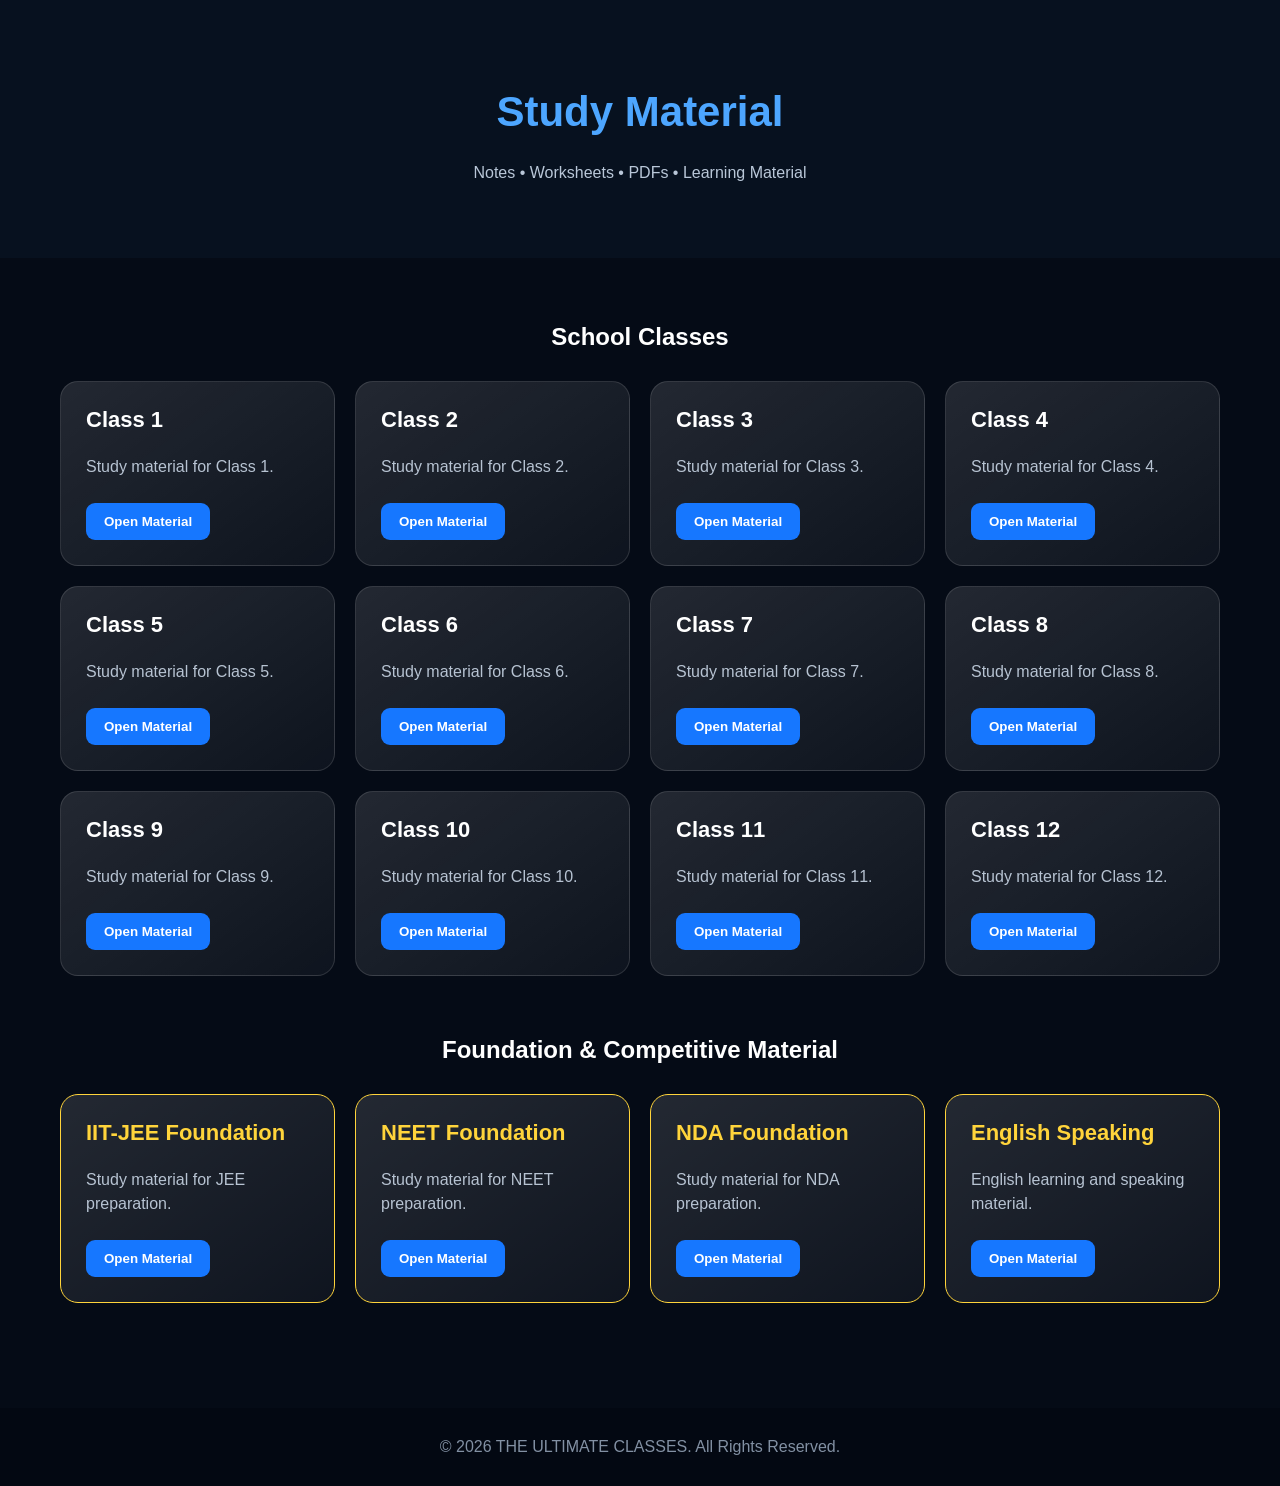
<file: Study-material.html>
<!DOCTYPE html>
<html lang="en">

<head>
    <meta charset="UTF-8">
    <meta name="viewport" content="width=device-width, initial-scale=1.0">

    <title>Study Material | The Ultimate Classes</title>

    <style>
        * {
            box-sizing: border-box;
        }

        body {
            margin: 0;
            font-family: Arial, sans-serif;
            background: #050b16;
            color: white;
        }

        header {
            text-align: center;
            padding: 60px 20px;
            background: #07111f;
        }

        header h1 {
            font-size: 42px;
            color: #4da6ff;
        }

        header p {
            color: #b9c7d8;
        }

        .container {
            max-width: 1200px;
            margin: auto;
            padding: 45px 20px;
        }

        h2 {
            text-align: center;
            margin-bottom: 30px;
        }

        .cards {
            display: grid;
            grid-template-columns: repeat(auto-fit, minmax(230px, 1fr));
            gap: 20px;
            margin-bottom: 60px;
        }

        .material-card {
            padding: 25px;
            min-height: 180px;
            border-radius: 18px;

            background: linear-gradient(145deg,
                    rgba(255, 255, 255, 0.12),
                    rgba(255, 255, 255, 0.04));

            border: 1px solid rgba(255, 255, 255, 0.12);

            transition: 0.3s;
        }

        .material-card:hover {
            transform: translateY(-6px);
            border-color: #4da6ff;
        }

        .material-card h3 {
            font-size: 22px;
            margin-top: 0;
        }

        .material-card p {
            color: #b7c3d2;
            line-height: 1.5;
        }

        .btn {
            display: inline-block;
            padding: 11px 18px;
            margin-top: 8px;

            background: #1677ff;
            color: white;

            border: none;
            border-radius: 9px;

            font-weight: bold;
            cursor: pointer;
            text-decoration: none;
        }

        .btn:hover {
            background: #005bea;
        }

        .special {
            border-color: #ffd43b;
        }

        .special h3 {
            color: #ffd43b;
        }

        .hidden {
            display: none;
        }

        .back {
            background: #34445a;
            margin-bottom: 25px;
        }

        footer {
            text-align: center;
            padding: 30px;
            background: #030812;
            color: #8290a3;
        }
    </style>
</head>


<body>

    <header>

        <h1>Study Material</h1>

        <p>
            Notes • Worksheets • PDFs • Learning Material
        </p>

    </header>


    <div class="container">


        <!-- MAIN PAGE -->

        <div id="mainPage">

            <h2>School Classes</h2>

            <div class="cards">


                <div class="material-card">
                    <h3>Class 1</h3>
                    <p>Study material for Class 1.</p>
                    <button class="btn" onclick="openClass(1)">
                        Open Material
                    </button>
                </div>


                <div class="material-card">
                    <h3>Class 2</h3>
                    <p>Study material for Class 2.</p>
                    <button class="btn" onclick="openClass(2)">
                        Open Material
                    </button>
                </div>


                <div class="material-card">
                    <h3>Class 3</h3>
                    <p>Study material for Class 3.</p>
                    <button class="btn" onclick="openClass(3)">
                        Open Material
                    </button>
                </div>


                <div class="material-card">
                    <h3>Class 4</h3>
                    <p>Study material for Class 4.</p>
                    <button class="btn" onclick="openClass(4)">
                        Open Material
                    </button>
                </div>


                <div class="material-card">
                    <h3>Class 5</h3>
                    <p>Study material for Class 5.</p>
                    <button class="btn" onclick="openClass(5)">
                        Open Material
                    </button>
                </div>


                <div class="material-card">
                    <h3>Class 6</h3>
                    <p>Study material for Class 6.</p>
                    <button class="btn" onclick="openClass(6)">
                        Open Material
                    </button>
                </div>


                <div class="material-card">
                    <h3>Class 7</h3>
                    <p>Study material for Class 7.</p>
                    <button class="btn" onclick="openClass(7)">
                        Open Material
                    </button>
                </div>


                <div class="material-card">
                    <h3>Class 8</h3>
                    <p>Study material for Class 8.</p>
                    <button class="btn" onclick="openClass(8)">
                        Open Material
                    </button>
                </div>


                <div class="material-card">
                    <h3>Class 9</h3>
                    <p>Study material for Class 9.</p>
                    <button class="btn" onclick="openClass(9)">
                        Open Material
                    </button>
                </div>


                <div class="material-card">
                    <h3>Class 10</h3>
                    <p>Study material for Class 10.</p>
                    <button class="btn" onclick="openClass(10)">
                        Open Material
                    </button>
                </div>


                <div class="material-card">
                    <h3>Class 11</h3>
                    <p>Study material for Class 11.</p>
                    <button class="btn" onclick="openClass(11)">
                        Open Material
                    </button>
                </div>


                <div class="material-card">
                    <h3>Class 12</h3>
                    <p>Study material for Class 12.</p>
                    <button class="btn" onclick="openClass(12)">
                        Open Material
                    </button>
                </div>

            </div>


            <h2>Foundation & Competitive Material</h2>

            <div class="cards">


                <div class="material-card special">
                    <h3>IIT-JEE Foundation</h3>
                    <p>Study material for JEE preparation.</p>

                    <button class="btn" onclick="openSpecial('IIT-JEE')">
                        Open Material
                    </button>
                </div>


                <div class="material-card special">
                    <h3>NEET Foundation</h3>
                    <p>Study material for NEET preparation.</p>

                    <button class="btn" onclick="openSpecial('NEET')">
                        Open Material
                    </button>
                </div>


                <div class="material-card special">
                    <h3>NDA Foundation</h3>
                    <p>Study material for NDA preparation.</p>

                    <button class="btn" onclick="openSpecial('NDA')">
                        Open Material
                    </button>
                </div>


                <div class="material-card special">
                    <h3>English Speaking</h3>
                    <p>English learning and speaking material.</p>

                    <button class="btn" onclick="openSpecial('English Speaking')">
                        Open Material
                    </button>
                </div>

            </div>

        </div>


        <!-- SUBJECT PAGE -->

        <div id="subjectPage" class="hidden">

            <button class="btn back" onclick="goBack()">
                ← Back
            </button>

            <h2 id="title"></h2>

            <div id="subjects" class="cards"></div>

        </div>

    </div>


    <footer>

        © 2026 THE ULTIMATE CLASSES. All Rights Reserved.

    </footer>


    <script>

        function openClass(classNumber) {

            document.getElementById("mainPage").classList.add("hidden");

            document.getElementById("subjectPage").classList.remove("hidden");

            document.getElementById("title").innerText =
                "Class " + classNumber + " Study Material";


            let subjects;


            if (classNumber <= 5) {

                subjects = [
                    "Mathematics",
                    "English",
                    "Hindi",
                    "EVS"
                ];

            }

            else if (classNumber <= 10) {

                subjects = [
                    "Mathematics",
                    "Science",
                    "English",
                    "Social Science"
                ];

            }

            else {

                subjects = [
                    "Mathematics",
                    "Physics",
                    "Chemistry",
                    "English"
                ];

            }


            showSubjects(subjects);

        }


        function openSpecial(type) {

            document.getElementById("mainPage").classList.add("hidden");

            document.getElementById("subjectPage").classList.remove("hidden");

            document.getElementById("title").innerText =
                type + " Study Material";


            let subjects;


            if (type === "IIT-JEE") {

                subjects = [
                    "Mathematics",
                    "Physics",
                    "Chemistry"
                ];

            }

            else if (type === "NEET") {

                subjects = [
                    "Physics",
                    "Chemistry",
                    "Biology"
                ];

            }

            else if (type === "NDA") {

                subjects = [
                    "Mathematics",
                    "English",
                    "General Ability"
                ];

            }

            else {

                subjects = [
                    "Grammar",
                    "Vocabulary",
                    "Speaking Practice"
                ];

            }


            showSubjects(subjects);

        }


        function showSubjects(subjects) {

            let box = document.getElementById("subjects");

            box.innerHTML = "";


            subjects.forEach(function (subject) {

                box.innerHTML += `

            <div class="material-card">

                <h3>${subject}</h3>

                <p>
                    Notes, worksheets, PDFs and
                    study material.
                </p>

                <button class="btn"
                    onclick="openMaterial('${subject}')">

                    Open Material

                </button>

            </div>

        `;

            });

        }


        function openMaterial(subject) {

            alert(
                subject +
                " study material will be added here."
            );

        }


        function goBack() {

            document.getElementById("subjectPage").classList.add("hidden");

            document.getElementById("mainPage").classList.remove("hidden");

        }

    </script>


</body>

</html>
</file>
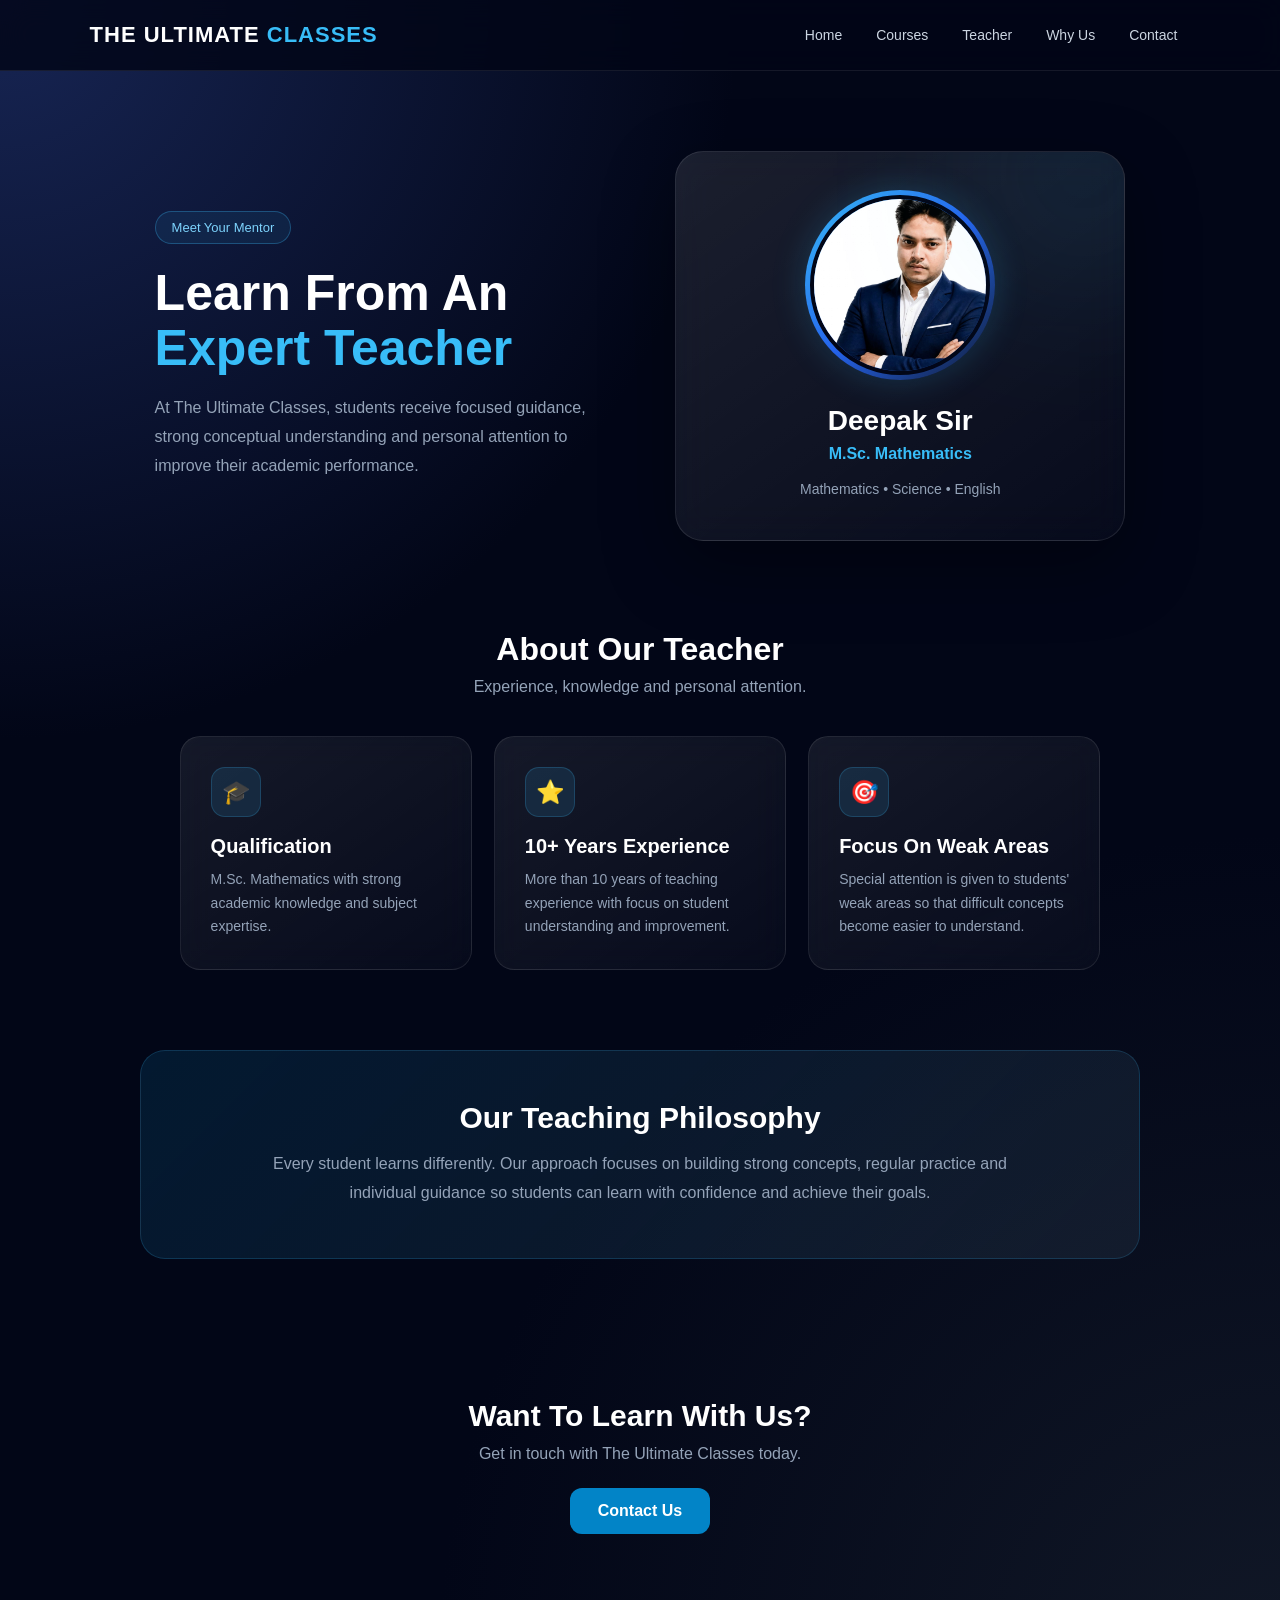
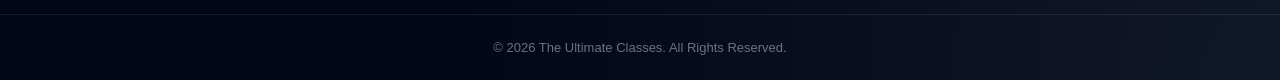
<file: teacher.html>
<!DOCTYPE html>
<html lang="en">

<head>

    <meta charset="UTF-8">
    <meta name="viewport" content="width=device-width, initial-scale=1.0">

    <title>Teacher | The Ultimate Classes</title>

    <style>
        * {
            margin: 0;
            padding: 0;
            box-sizing: border-box;
        }

        html {
            scroll-behavior: smooth;
        }

        body {
            font-family: Arial, Helvetica, sans-serif;
            background:
                radial-gradient(circle at top left, #172554, transparent 35%),
                radial-gradient(circle at bottom right, #111827, transparent 40%),
                #020617;
            color: white;
            min-height: 100vh;
        }


        /* NAVBAR */

        header {
            width: 100%;
            padding: 18px 7%;
            background: rgba(2, 6, 23, 0.82);
            backdrop-filter: blur(15px);
            border-bottom: 1px solid rgba(255, 255, 255, 0.08);
            position: sticky;
            top: 0;
            z-index: 1000;
        }

        .nav {
            max-width: 1200px;
            margin: auto;
            display: flex;
            align-items: center;
            justify-content: space-between;
            gap: 25px;
        }

        .logo {
            font-size: 22px;
            font-weight: bold;
            letter-spacing: 1px;
            white-space: nowrap;
        }

        .logo span {
            color: #38bdf8;
        }

        nav {
            display: flex;
            flex-wrap: wrap;
            justify-content: center;
            gap: 8px;
        }

        nav a {
            color: #cbd5e1;
            text-decoration: none;
            padding: 9px 13px;
            border-radius: 10px;
            font-size: 14px;
            transition: 0.3s;
        }

        nav a:hover {
            color: white;
            background: rgba(56, 189, 248, 0.12);
        }


        /* HERO */

        .hero {
            max-width: 1150px;
            margin: auto;
            padding: 80px 7% 70px;
            display: grid;
            grid-template-columns: 1fr 1fr;
            align-items: center;
            gap: 70px;
        }


        /* LEFT */

        .badge {
            display: inline-block;
            padding: 8px 16px;
            border-radius: 30px;
            border: 1px solid rgba(56, 189, 248, 0.3);
            background: rgba(56, 189, 248, 0.08);
            color: #7dd3fc;
            font-size: 13px;
            margin-bottom: 22px;
        }

        .hero h1 {
            font-size: 50px;
            line-height: 1.1;
            margin-bottom: 18px;
        }

        .hero h1 span {
            color: #38bdf8;
        }

        .hero p {
            color: #94a3b8;
            line-height: 1.8;
            font-size: 16px;
            max-width: 540px;
        }


        /* TEACHER CARD */

        .teacher-card {
            position: relative;
            padding: 38px;
            border-radius: 28px;
            background: linear-gradient(145deg,
                    rgba(255, 255, 255, 0.10),
                    rgba(255, 255, 255, 0.025));
            border: 1px solid rgba(255, 255, 255, 0.10);
            backdrop-filter: blur(18px);
            text-align: center;
            overflow: hidden;
            box-shadow: 0 25px 70px rgba(0, 0, 0, 0.35);
        }

        .teacher-card::before {
            content: "";
            position: absolute;
            width: 200px;
            height: 200px;
            background: #38bdf8;
            filter: blur(90px);
            opacity: 0.12;
            top: -80px;
            right: -60px;
        }

        .teacher-image {
            width: 190px;
            height: 190px;
            margin: 0 auto 25px;
            border-radius: 50%;
            padding: 5px;
            background: linear-gradient(135deg,
                    #38bdf8,
                    #2563eb,
                    #0f172a);
            box-shadow:
                0 0 35px rgba(56, 189, 248, 0.20);
        }

        .teacher-image img {
            width: 100%;
            height: 100%;
            object-fit: cover;
            border-radius: 50%;
            display: block;
            border: 4px solid #020617;
        }

        .teacher-card h2 {
            font-size: 28px;
            margin-bottom: 8px;
        }

        .teacher-card .qualification {
            color: #38bdf8;
            font-weight: bold;
            margin-bottom: 15px;
        }

        .teacher-card p {
            color: #94a3b8;
            line-height: 1.7;
            font-size: 14px;
        }


        /* INFO */

        .info-section {
            max-width: 1100px;
            margin: auto;
            padding: 20px 7% 80px;
        }

        .section-title {
            text-align: center;
            margin-bottom: 40px;
        }

        .section-title h2 {
            font-size: 32px;
            margin-bottom: 10px;
        }

        .section-title p {
            color: #94a3b8;
        }


        /* INFO GRID */

        .info-grid {
            display: grid;
            grid-template-columns: repeat(3, 1fr);
            gap: 22px;
        }

        .info-box {
            padding: 30px;
            border-radius: 20px;
            background: linear-gradient(145deg,
                    rgba(255, 255, 255, 0.08),
                    rgba(255, 255, 255, 0.025));
            border: 1px solid rgba(255, 255, 255, 0.09);
            backdrop-filter: blur(15px);
            transition: 0.35s;
        }

        .info-box:hover {
            transform: translateY(-7px);
            border-color: rgba(56, 189, 248, 0.4);
            box-shadow: 0 18px 45px rgba(0, 0, 0, 0.3);
        }

        .info-icon {
            width: 50px;
            height: 50px;
            display: flex;
            align-items: center;
            justify-content: center;
            border-radius: 14px;
            background: rgba(56, 189, 248, 0.12);
            border: 1px solid rgba(56, 189, 248, 0.2);
            font-size: 23px;
            margin-bottom: 18px;
        }

        .info-box h3 {
            font-size: 20px;
            margin-bottom: 10px;
        }

        .info-box p {
            color: #94a3b8;
            line-height: 1.7;
            font-size: 14px;
        }


        /* TEACHING PHILOSOPHY */

        .philosophy {
            max-width: 1000px;
            margin: 0 auto 80px;
            padding: 50px 35px;
            text-align: center;
            border-radius: 25px;
            background: linear-gradient(135deg,
                    rgba(14, 165, 233, 0.12),
                    rgba(30, 41, 59, 0.5));
            border: 1px solid rgba(56, 189, 248, 0.18);
        }

        .philosophy h2 {
            font-size: 30px;
            margin-bottom: 15px;
        }

        .philosophy p {
            max-width: 750px;
            margin: auto;
            color: #94a3b8;
            line-height: 1.8;
        }


        /* CTA */

        .cta {
            text-align: center;
            padding: 60px 20px 80px;
        }

        .cta h2 {
            font-size: 30px;
            margin-bottom: 12px;
        }

        .cta p {
            color: #94a3b8;
            margin-bottom: 25px;
        }

        .cta a {
            display: inline-block;
            text-decoration: none;
            color: white;
            background: #0284c7;
            padding: 14px 28px;
            border-radius: 12px;
            font-weight: bold;
            transition: 0.3s;
        }

        .cta a:hover {
            background: #0369a1;
            transform: translateY(-3px);
        }


        /* FOOTER */

        footer {
            text-align: center;
            padding: 25px;
            border-top: 1px solid rgba(255, 255, 255, 0.08);
            color: #64748b;
            font-size: 13px;
        }


        /* TABLET */

        @media(max-width:900px) {

            .nav {
                flex-direction: column;
            }

            .hero {
                grid-template-columns: 1fr;
                text-align: center;
            }

            .hero p {
                margin: auto;
            }

            .info-grid {
                grid-template-columns: 1fr 1fr;
            }

        }


        /* MOBILE */

        @media(max-width:600px) {

            header {
                padding: 15px 4%;
            }

            nav a {
                font-size: 12px;
                padding: 7px 8px;
            }

            .hero {
                padding-top: 55px;
                gap: 45px;
            }

            .hero h1 {
                font-size: 36px;
            }

            .teacher-card {
                padding: 28px 20px;
            }

            .teacher-image {
                width: 160px;
                height: 160px;
            }

            .info-grid {
                grid-template-columns: 1fr;
            }

            .philosophy {
                margin-left: 5%;
                margin-right: 5%;
                padding: 40px 25px;
            }

        }
    </style>

</head>


<body>


    <!-- NAVBAR -->

    <header>

        <div class="nav">

            <div class="logo">
                THE ULTIMATE <span>CLASSES</span>
            </div>

            <nav>

                <a href="index.html">Home</a>

                <a href="courses.html">Courses</a>

                <a href="teacher.html">Teacher</a>

                <a href="why-us.html">Why Us</a>

                <a href="contact.html">Contact</a>

            </nav>

        </div>

    </header>



    <!-- HERO -->

    <section class="hero">


        <div>

            <div class="badge">
                Meet Your Mentor
            </div>

            <h1>
                Learn From An
                <span>Expert Teacher</span>
            </h1>

            <p>
                At The Ultimate Classes, students receive focused guidance,
                strong conceptual understanding and personal attention to
                improve their academic performance.
            </p>

        </div>



        <!-- TEACHER CARD -->

        <div class="teacher-card">

            <div class="teacher-image">

                <img src="Deepak.jpeg" alt="Deepak Sir">

            </div>

            <h2>Deepak Sir</h2>

            <div class="qualification">
                M.Sc. Mathematics
            </div>

            <p>
                Mathematics • Science • English
            </p>

        </div>


    </section>



    <!-- INFORMATION -->

    <section class="info-section">


        <div class="section-title">

            <h2>About Our Teacher</h2>

            <p>
                Experience, knowledge and personal attention.
            </p>

        </div>



        <div class="info-grid">


            <div class="info-box">

                <div class="info-icon">
                    🎓
                </div>

                <h3>Qualification</h3>

                <p>
                    M.Sc. Mathematics with strong academic knowledge
                    and subject expertise.
                </p>

            </div>



            <div class="info-box">

                <div class="info-icon">
                    ⭐
                </div>

                <h3>10+ Years Experience</h3>

                <p>
                    More than 10 years of teaching experience with
                    focus on student understanding and improvement.
                </p>

            </div>



            <div class="info-box">

                <div class="info-icon">
                    🎯
                </div>

                <h3>Focus On Weak Areas</h3>

                <p>
                    Special attention is given to students' weak areas
                    so that difficult concepts become easier to understand.
                </p>

            </div>


        </div>

    </section>



    <!-- TEACHING PHILOSOPHY -->

    <section class="philosophy">

        <h2>
            Our Teaching Philosophy
        </h2>

        <p>
            Every student learns differently. Our approach focuses on
            building strong concepts, regular practice and individual
            guidance so students can learn with confidence and achieve
            their goals.
        </p>

    </section>



    <!-- CTA -->

    <section class="cta">

        <h2>
            Want To Learn With Us?
        </h2>

        <p>
            Get in touch with The Ultimate Classes today.
        </p>

        <a href="contact.html">
            Contact Us
        </a>

    </section>



    <!-- FOOTER -->

    <footer>

        © 2026 The Ultimate Classes. All Rights Reserved.

    </footer>


</body>

</html>
</file>
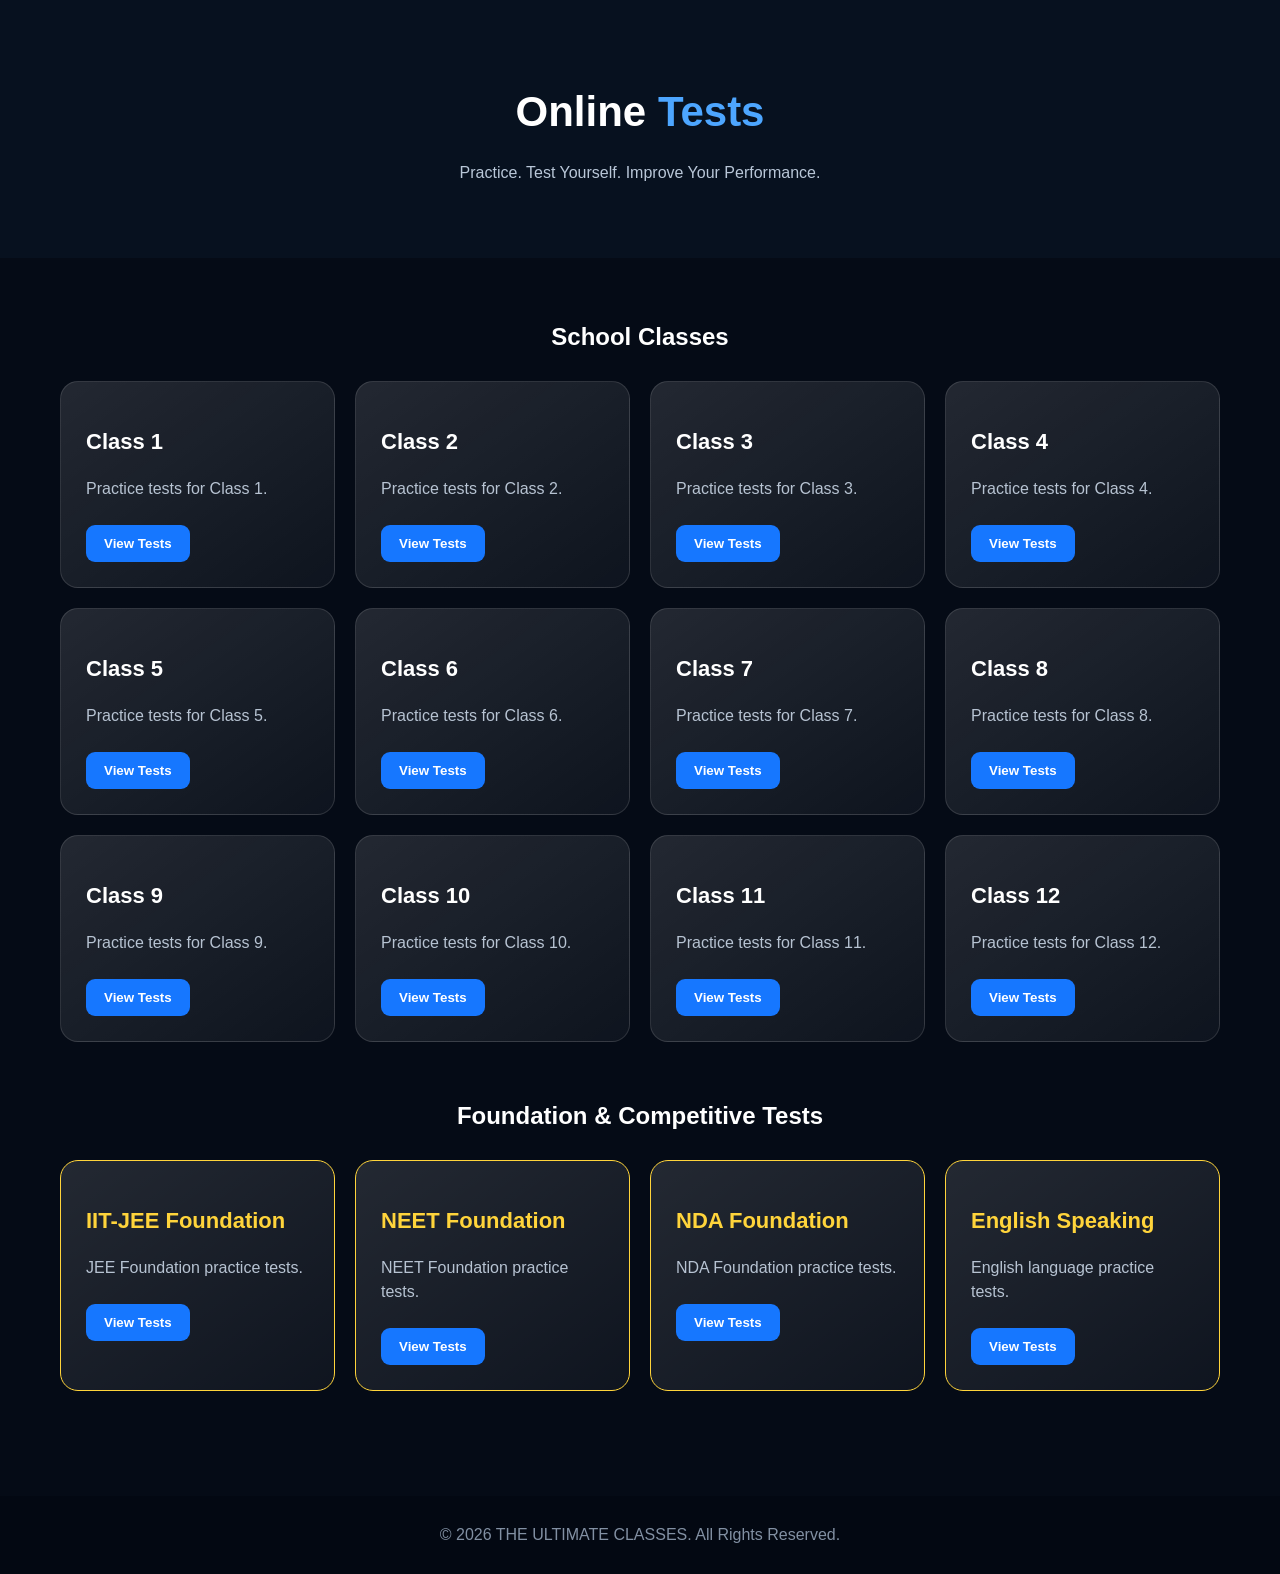
<file: tests.html>
<!DOCTYPE html>
<html lang="en">

<head>
    <meta charset="UTF-8">
    <meta name="viewport" content="width=device-width, initial-scale=1.0">

    <title>Tests | The Ultimate Classes</title>

    <style>
        * {
            box-sizing: border-box;
        }

        body {
            margin: 0;
            font-family: Arial, sans-serif;
            background: #050b16;
            color: white;
        }

        header {
            text-align: center;
            padding: 60px 20px;
            background: #07111f;
        }

        header h1 {
            font-size: 42px;
        }

        header h1 span {
            color: #4da6ff;
        }

        header p {
            color: #b9c7d8;
        }

        .container {
            max-width: 1200px;
            margin: auto;
            padding: 45px 20px;
        }

        h2 {
            text-align: center;
            margin-bottom: 30px;
        }

        .cards {
            display: grid;
            grid-template-columns: repeat(auto-fit, minmax(230px, 1fr));
            gap: 20px;
            margin-bottom: 60px;
        }

        .card {
            padding: 25px;
            min-height: 180px;
            border-radius: 18px;

            background: linear-gradient(145deg,
                    rgba(255, 255, 255, 0.12),
                    rgba(255, 255, 255, 0.04));

            border: 1px solid rgba(255, 255, 255, 0.12);
        }

        .card h3 {
            font-size: 22px;
        }

        .card p {
            color: #b7c3d2;
            line-height: 1.5;
        }

        .btn {
            display: inline-block;
            padding: 11px 18px;
            margin-top: 8px;

            background: #1677ff;
            color: white;

            border: none;
            border-radius: 9px;

            font-weight: bold;
            cursor: pointer;
        }

        .btn:hover {
            background: #005bea;
        }

        .special {
            border-color: #ffd43b;
        }

        .special h3 {
            color: #ffd43b;
        }

        .hidden {
            display: none;
        }

        .back {
            background: #34445a;
            margin-bottom: 25px;
        }

        footer {
            text-align: center;
            padding: 30px;
            background: #030812;
            color: #8290a3;
        }
    </style>
</head>


<body>

    <header>

        <h1>Online <span>Tests</span></h1>

        <p>
            Practice. Test Yourself. Improve Your Performance.
        </p>

    </header>


    <div class="container">


        <!-- MAIN PAGE -->

        <div id="mainPage">

            <h2>School Classes</h2>

            <div class="cards">


                <div class="card">
                    <h3>Class 1</h3>
                    <p>Practice tests for Class 1.</p>
                    <button class="btn" onclick="openClass(1)">View Tests</button>
                </div>


                <div class="card">
                    <h3>Class 2</h3>
                    <p>Practice tests for Class 2.</p>
                    <button class="btn" onclick="openClass(2)">View Tests</button>
                </div>


                <div class="card">
                    <h3>Class 3</h3>
                    <p>Practice tests for Class 3.</p>
                    <button class="btn" onclick="openClass(3)">View Tests</button>
                </div>


                <div class="card">
                    <h3>Class 4</h3>
                    <p>Practice tests for Class 4.</p>
                    <button class="btn" onclick="openClass(4)">View Tests</button>
                </div>


                <div class="card">
                    <h3>Class 5</h3>
                    <p>Practice tests for Class 5.</p>
                    <button class="btn" onclick="openClass(5)">View Tests</button>
                </div>


                <div class="card">
                    <h3>Class 6</h3>
                    <p>Practice tests for Class 6.</p>
                    <button class="btn" onclick="openClass(6)">View Tests</button>
                </div>


                <div class="card">
                    <h3>Class 7</h3>
                    <p>Practice tests for Class 7.</p>
                    <button class="btn" onclick="openClass(7)">View Tests</button>
                </div>


                <div class="card">
                    <h3>Class 8</h3>
                    <p>Practice tests for Class 8.</p>
                    <button class="btn" onclick="openClass(8)">View Tests</button>
                </div>


                <div class="card">
                    <h3>Class 9</h3>
                    <p>Practice tests for Class 9.</p>
                    <button class="btn" onclick="openClass(9)">View Tests</button>
                </div>


                <div class="card">
                    <h3>Class 10</h3>
                    <p>Practice tests for Class 10.</p>
                    <button class="btn" onclick="openClass(10)">View Tests</button>
                </div>


                <div class="card">
                    <h3>Class 11</h3>
                    <p>Practice tests for Class 11.</p>
                    <button class="btn" onclick="openClass(11)">View Tests</button>
                </div>


                <div class="card">
                    <h3>Class 12</h3>
                    <p>Practice tests for Class 12.</p>
                    <button class="btn" onclick="openClass(12)">View Tests</button>
                </div>

            </div>


            <h2>Foundation & Competitive Tests</h2>

            <div class="cards">


                <div class="card special">
                    <h3>IIT-JEE Foundation</h3>
                    <p>JEE Foundation practice tests.</p>
                    <button class="btn" onclick="openSpecial('IIT-JEE')">
                        View Tests
                    </button>
                </div>


                <div class="card special">
                    <h3>NEET Foundation</h3>
                    <p>NEET Foundation practice tests.</p>
                    <button class="btn" onclick="openSpecial('NEET')">
                        View Tests
                    </button>
                </div>


                <div class="card special">
                    <h3>NDA Foundation</h3>
                    <p>NDA Foundation practice tests.</p>
                    <button class="btn" onclick="openSpecial('NDA')">
                        View Tests
                    </button>
                </div>


                <div class="card special">
                    <h3>English Speaking</h3>
                    <p>English language practice tests.</p>
                    <button class="btn" onclick="openSpecial('English Speaking')">
                        View Tests
                    </button>
                </div>

            </div>

        </div>


        <!-- SUBJECT PAGE -->

        <div id="subjectPage" class="hidden">

            <button class="btn back" onclick="goBack()">
                ← Back
            </button>

            <h2 id="title"></h2>

            <div id="subjects" class="cards"></div>

        </div>

    </div>


    <footer>

        © 2026 THE ULTIMATE CLASSES. All Rights Reserved.

    </footer>


    <script>

        function openClass(classNumber) {

            document.getElementById("mainPage").classList.add("hidden");

            document.getElementById("subjectPage").classList.remove("hidden");

            document.getElementById("title").innerText =
                "Class " + classNumber + " Subjects";

            let subjects;

            if (classNumber <= 5) {

                subjects = [
                    "Mathematics",
                    "English",
                    "Hindi",
                    "EVS"
                ];

            } else if (classNumber <= 10) {

                subjects = [
                    "Mathematics",
                    "Science",
                    "English",
                    "Social Science"
                ];

            } else {

                subjects = [
                    "Mathematics",
                    "Physics",
                    "Chemistry",
                    "English"
                ];
            }

            showSubjects(subjects);

        }


        function openSpecial(type) {

            document.getElementById("mainPage").classList.add("hidden");

            document.getElementById("subjectPage").classList.remove("hidden");

            document.getElementById("title").innerText =
                type + " Subjects";


            let subjects;


            if (type === "IIT-JEE") {

                subjects = [
                    "Mathematics",
                    "Physics",
                    "Chemistry"
                ];

            } else if (type === "NEET") {

                subjects = [
                    "Physics",
                    "Chemistry",
                    "Biology"
                ];

            } else if (type === "NDA") {

                subjects = [
                    "Mathematics",
                    "English",
                    "General Ability"
                ];

            } else {

                subjects = [
                    "Grammar",
                    "Vocabulary",
                    "Speaking Practice"
                ];
            }


            showSubjects(subjects);

        }


        function showSubjects(subjects) {

            let box = document.getElementById("subjects");

            box.innerHTML = "";


            subjects.forEach(function (subject) {

                box.innerHTML += `

            <div class="card">

                <h3>${subject}</h3>

                <p>
                    Practice tests and questions.
                </p>

                <button class="btn"
                    onclick="openTest('${subject}')">

                    View Tests

                </button>

            </div>

        `;

            });

        }


        function openTest(subject) {

            alert(
                subject + " tests will be added here."
            );

        }


        function goBack() {

            document.getElementById("subjectPage").classList.add("hidden");

            document.getElementById("mainPage").classList.remove("hidden");

        }

    </script>


</body>

</html>
</file>
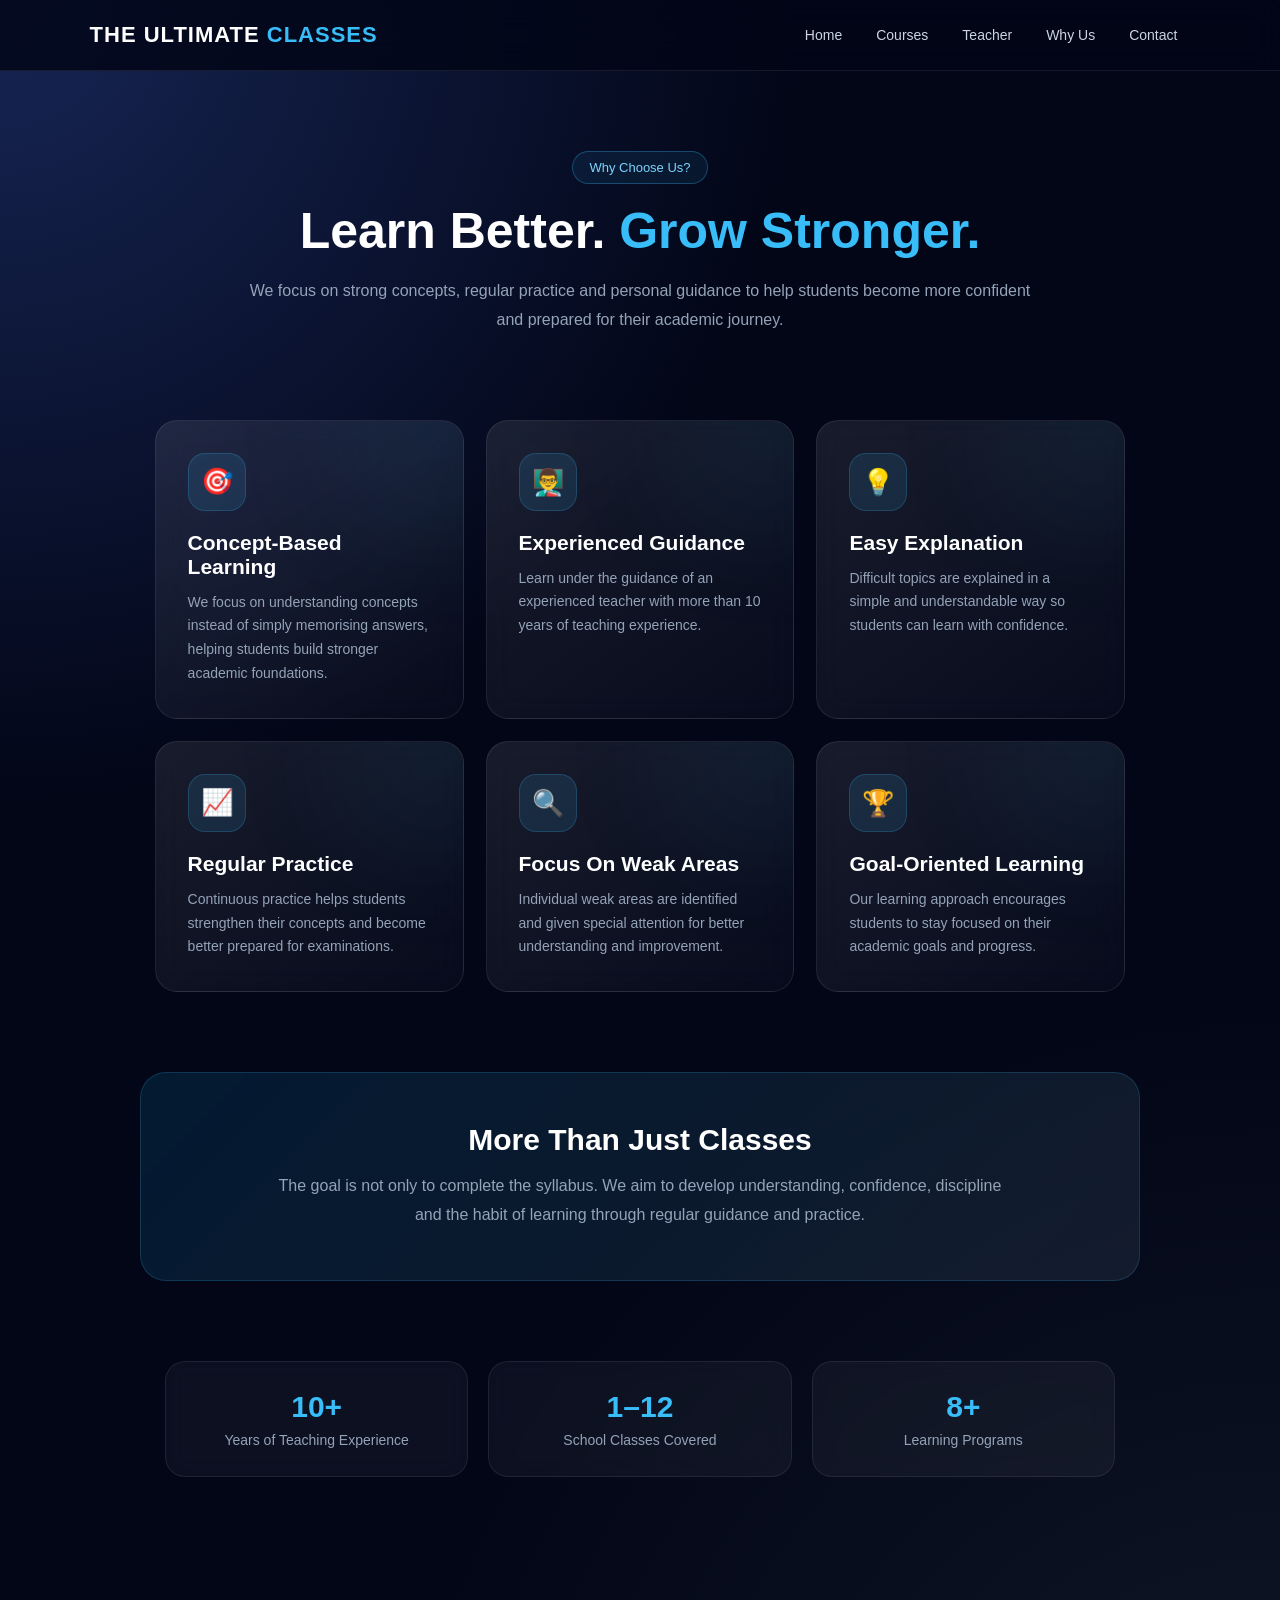
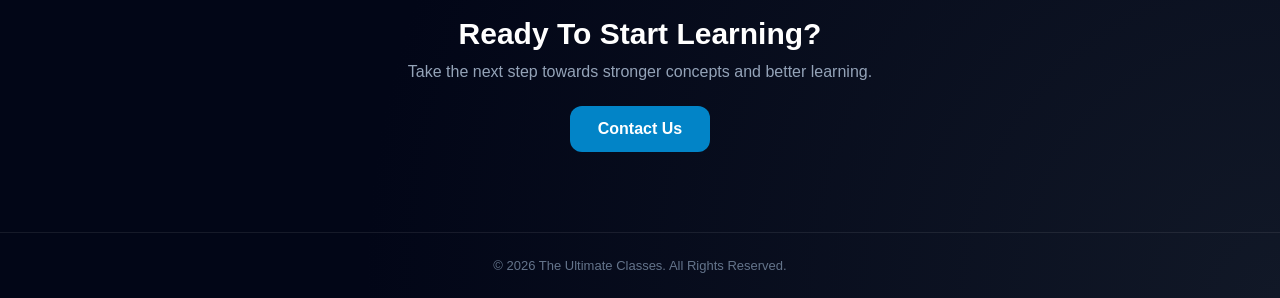
<file: why-us.html>
<!DOCTYPE html>
<html lang="en">

<head>

    <meta charset="UTF-8">
    <meta name="viewport" content="width=device-width, initial-scale=1.0">

    <title>Why Us | The Ultimate Classes</title>

    <style>
        * {
            margin: 0;
            padding: 0;
            box-sizing: border-box;
        }

        html {
            scroll-behavior: smooth;
        }

        body {
            font-family: Arial, Helvetica, sans-serif;
            background:
                radial-gradient(circle at top left, #172554, transparent 35%),
                radial-gradient(circle at bottom right, #111827, transparent 40%),
                #020617;
            color: white;
            min-height: 100vh;
        }


        /* NAVBAR */

        header {
            width: 100%;
            padding: 18px 7%;
            background: rgba(2, 6, 23, 0.82);
            backdrop-filter: blur(15px);
            border-bottom: 1px solid rgba(255, 255, 255, 0.08);
            position: sticky;
            top: 0;
            z-index: 1000;
        }

        .nav {
            max-width: 1200px;
            margin: auto;
            display: flex;
            align-items: center;
            justify-content: space-between;
            gap: 25px;
        }

        .logo {
            font-size: 22px;
            font-weight: bold;
            letter-spacing: 1px;
            white-space: nowrap;
        }

        .logo span {
            color: #38bdf8;
        }

        nav {
            display: flex;
            flex-wrap: wrap;
            justify-content: center;
            gap: 8px;
        }

        nav a {
            color: #cbd5e1;
            text-decoration: none;
            padding: 9px 13px;
            border-radius: 10px;
            font-size: 14px;
            transition: 0.3s;
        }

        nav a:hover {
            color: white;
            background: rgba(56, 189, 248, 0.12);
        }


        /* HERO */

        .hero {
            text-align: center;
            max-width: 850px;
            margin: auto;
            padding: 80px 20px 55px;
        }

        .badge {
            display: inline-block;
            padding: 8px 16px;
            border-radius: 30px;
            border: 1px solid rgba(56, 189, 248, 0.3);
            background: rgba(56, 189, 248, 0.08);
            color: #7dd3fc;
            font-size: 13px;
            margin-bottom: 20px;
        }

        .hero h1 {
            font-size: 50px;
            line-height: 1.1;
            margin-bottom: 18px;
        }

        .hero h1 span {
            color: #38bdf8;
        }

        .hero p {
            color: #94a3b8;
            line-height: 1.8;
            font-size: 16px;
        }


        /* WHY SECTION */

        .why-section {
            max-width: 1150px;
            margin: auto;
            padding: 30px 7% 80px;
        }

        .why-grid {
            display: grid;
            grid-template-columns: repeat(3, 1fr);
            gap: 22px;
        }


        /* CARDS */

        .why-card {
            position: relative;
            padding: 32px;
            min-height: 245px;
            border-radius: 22px;

            background: linear-gradient(145deg,
                    rgba(255, 255, 255, 0.09),
                    rgba(255, 255, 255, 0.025));

            border: 1px solid rgba(255, 255, 255, 0.09);

            backdrop-filter: blur(16px);

            overflow: hidden;

            transition: 0.35s;
        }

        .why-card::before {
            content: "";
            position: absolute;
            width: 140px;
            height: 140px;
            background: #38bdf8;
            filter: blur(75px);
            opacity: 0.11;
            top: -55px;
            right: -40px;
        }

        .why-card:hover {
            transform: translateY(-8px);
            border-color: rgba(56, 189, 248, 0.45);
            box-shadow: 0 20px 50px rgba(0, 0, 0, 0.35);
        }


        /* ICON */

        .icon {
            width: 58px;
            height: 58px;

            display: flex;
            align-items: center;
            justify-content: center;

            border-radius: 17px;

            background: rgba(56, 189, 248, 0.12);

            border: 1px solid rgba(56, 189, 248, 0.2);

            font-size: 26px;

            margin-bottom: 20px;
        }

        .why-card h3 {
            font-size: 21px;
            margin-bottom: 12px;
        }

        .why-card p {
            color: #94a3b8;
            line-height: 1.7;
            font-size: 14px;
        }


        /* HIGHLIGHT */

        .highlight {
            max-width: 1000px;
            margin: 0 auto 80px;
            padding: 50px 35px;

            text-align: center;

            border-radius: 26px;

            background:
                linear-gradient(135deg,
                    rgba(14, 165, 233, 0.13),
                    rgba(30, 41, 59, 0.55));

            border: 1px solid rgba(56, 189, 248, 0.18);
        }

        .highlight h2 {
            font-size: 30px;
            margin-bottom: 15px;
        }

        .highlight p {
            max-width: 750px;
            margin: auto;
            color: #94a3b8;
            line-height: 1.8;
        }


        /* STATS */

        .stats {
            max-width: 950px;
            margin: 0 auto 80px;

            display: grid;
            grid-template-columns: repeat(3, 1fr);

            gap: 20px;
        }

        .stat {
            text-align: center;
            padding: 28px;

            border-radius: 20px;

            background: rgba(255, 255, 255, 0.045);

            border: 1px solid rgba(255, 255, 255, 0.08);

            backdrop-filter: blur(12px);
        }

        .stat h3 {
            font-size: 30px;
            color: #38bdf8;
            margin-bottom: 8px;
        }

        .stat p {
            color: #94a3b8;
            font-size: 14px;
        }


        /* CTA */

        .cta {
            text-align: center;
            padding: 60px 20px 80px;
        }

        .cta h2 {
            font-size: 30px;
            margin-bottom: 12px;
        }

        .cta p {
            color: #94a3b8;
            margin-bottom: 25px;
        }

        .cta a {
            display: inline-block;

            text-decoration: none;

            color: white;

            background: #0284c7;

            padding: 14px 28px;

            border-radius: 12px;

            font-weight: bold;

            transition: 0.3s;
        }

        .cta a:hover {
            background: #0369a1;
            transform: translateY(-3px);
        }


        /* FOOTER */

        footer {
            text-align: center;
            padding: 25px;

            border-top: 1px solid rgba(255, 255, 255, 0.08);

            color: #64748b;

            font-size: 13px;
        }


        /* TABLET */

        @media(max-width:900px) {

            .nav {
                flex-direction: column;
            }

            .why-grid {
                grid-template-columns: repeat(2, 1fr);
            }

            .hero h1 {
                font-size: 42px;
            }

            .stats {
                grid-template-columns: repeat(3, 1fr);
                margin-left: 5%;
                margin-right: 5%;
            }

        }


        /* MOBILE */

        @media(max-width:600px) {

            header {
                padding: 15px 4%;
            }

            nav a {
                font-size: 12px;
                padding: 7px 8px;
            }

            .hero {
                padding-top: 55px;
            }

            .hero h1 {
                font-size: 35px;
            }

            .why-grid {
                grid-template-columns: 1fr;
            }

            .why-section {
                padding-left: 5%;
                padding-right: 5%;
            }

            .stats {
                grid-template-columns: 1fr;
            }

            .highlight {
                margin-left: 5%;
                margin-right: 5%;
                padding: 40px 25px;
            }

        }
    </style>

</head>


<body>


    <!-- NAVBAR -->

    <header>

        <div class="nav">

            <div class="logo">
                THE ULTIMATE <span>CLASSES</span>
            </div>

            <nav>

                <a href="index.html">Home</a>

                <a href="courses.html">Courses</a>

                <a href="teacher.html">Teacher</a>

                <a href="why-us.html">Why Us</a>

                <a href="contact.html">Contact</a>

            </nav>

        </div>

    </header>



    <!-- HERO -->

    <section class="hero">

        <div class="badge">
            Why Choose Us?
        </div>

        <h1>
            Learn Better.
            <span>Grow Stronger.</span>
        </h1>

        <p>
            We focus on strong concepts, regular practice and personal
            guidance to help students become more confident and prepared
            for their academic journey.
        </p>

    </section>



    <!-- WHY US -->

    <section class="why-section">

        <div class="why-grid">


            <div class="why-card">

                <div class="icon">
                    🎯
                </div>

                <h3>Concept-Based Learning</h3>

                <p>
                    We focus on understanding concepts instead of simply
                    memorising answers, helping students build stronger
                    academic foundations.
                </p>

            </div>



            <div class="why-card">

                <div class="icon">
                    👨‍🏫
                </div>

                <h3>Experienced Guidance</h3>

                <p>
                    Learn under the guidance of an experienced teacher
                    with more than 10 years of teaching experience.
                </p>

            </div>



            <div class="why-card">

                <div class="icon">
                    💡
                </div>

                <h3>Easy Explanation</h3>

                <p>
                    Difficult topics are explained in a simple and
                    understandable way so students can learn with confidence.
                </p>

            </div>



            <div class="why-card">

                <div class="icon">
                    📈
                </div>

                <h3>Regular Practice</h3>

                <p>
                    Continuous practice helps students strengthen their
                    concepts and become better prepared for examinations.
                </p>

            </div>



            <div class="why-card">

                <div class="icon">
                    🔍
                </div>

                <h3>Focus On Weak Areas</h3>

                <p>
                    Individual weak areas are identified and given special
                    attention for better understanding and improvement.
                </p>

            </div>



            <div class="why-card">

                <div class="icon">
                    🏆
                </div>

                <h3>Goal-Oriented Learning</h3>

                <p>
                    Our learning approach encourages students to stay
                    focused on their academic goals and progress.
                </p>

            </div>


        </div>

    </section>



    <!-- HIGHLIGHT -->

    <section class="highlight">

        <h2>
            More Than Just Classes
        </h2>

        <p>
            The goal is not only to complete the syllabus. We aim to
            develop understanding, confidence, discipline and the habit
            of learning through regular guidance and practice.
        </p>

    </section>



    <!-- STATS -->

    <section class="stats">

        <div class="stat">

            <h3>10+</h3>

            <p>
                Years of Teaching Experience
            </p>

        </div>


        <div class="stat">

            <h3>1–12</h3>

            <p>
                School Classes Covered
            </p>

        </div>


        <div class="stat">

            <h3>8+</h3>

            <p>
                Learning Programs
            </p>

        </div>

    </section>



    <!-- CTA -->

    <section class="cta">

        <h2>
            Ready To Start Learning?
        </h2>

        <p>
            Take the next step towards stronger concepts and better learning.
        </p>

        <a href="contact.html">
            Contact Us
        </a>

    </section>



    <!-- FOOTER -->

    <footer>

        © 2026 The Ultimate Classes. All Rights Reserved.

    </footer>


</body>

</html>
</file>
